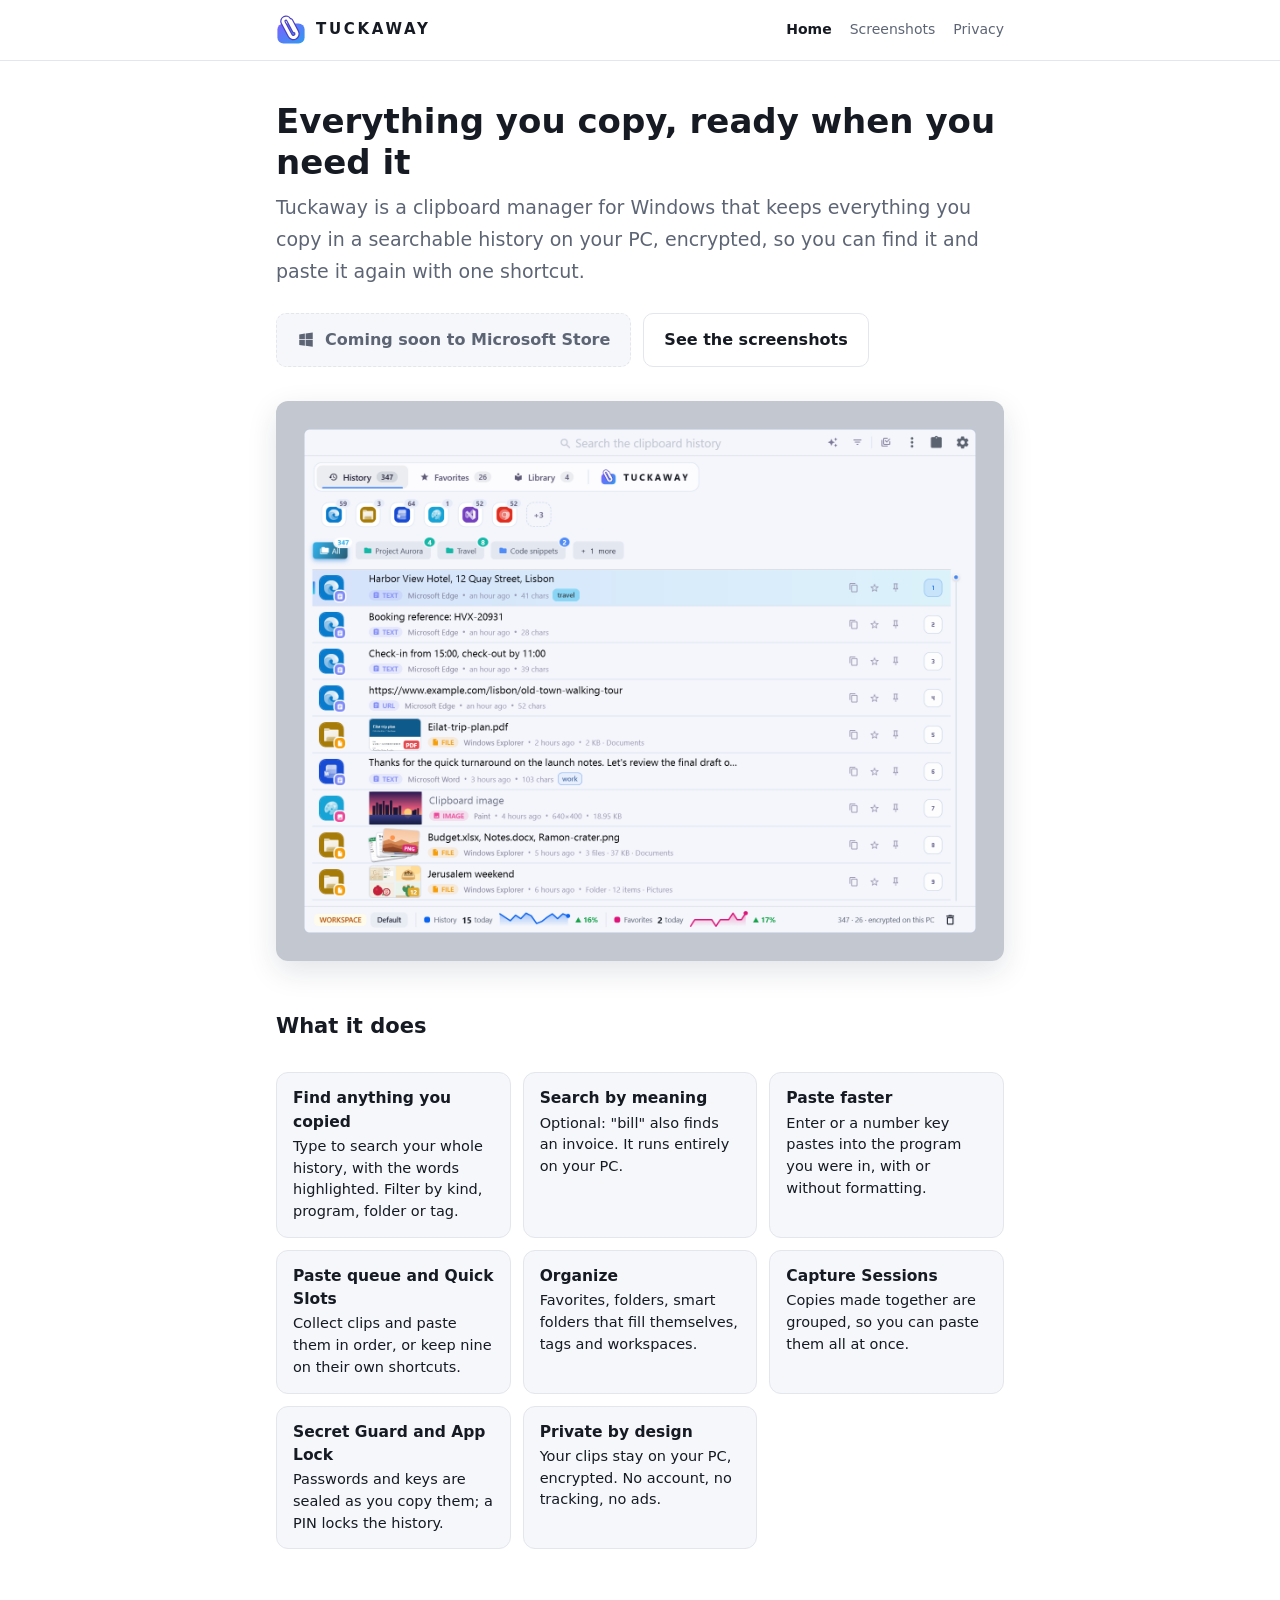
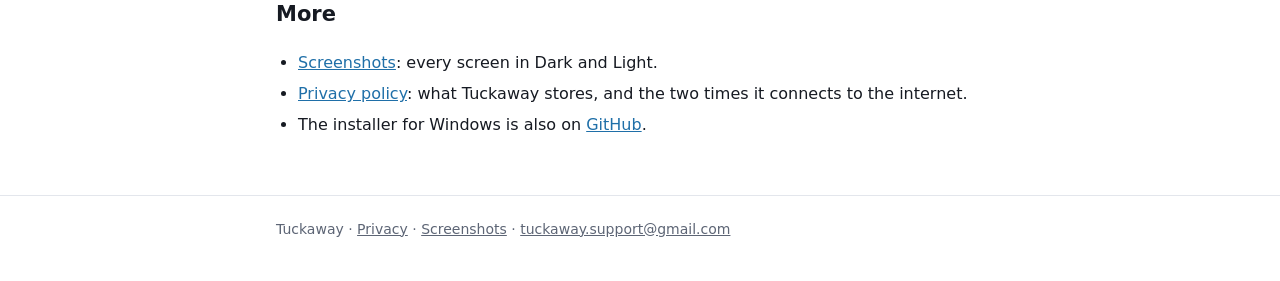
<file: docs/index.html>
<!doctype html>
<html lang="en">
<head>
<meta charset="utf-8">
<meta name="viewport" content="width=device-width, initial-scale=1">
<title>Tuckaway, a clipboard manager for Windows</title>
<meta name="description" content="Tuckaway keeps everything you copy in a searchable history on your PC, encrypted, so you can find it and paste it again with one shortcut.">
<link rel="icon" href="images/icon.svg" type="image/svg+xml">
<link rel="stylesheet" href="style.css">
</head>
<body>
<a class="skip" href="#main">Skip to content</a>
<nav><div class="wrap"><a class="brand" href="./"><img src="images/icon.svg" alt=""><b>TUCKAWAY</b></a>
  <div class="links"><a href="./" aria-current="page">Home</a><a href="screenshots.html">Screenshots</a><a href="privacy.html">Privacy</a></div></div></nav>

<main id="main" class="wrap">
  <h1>Everything you copy, ready when you need it</h1>
  <p class="lead">Tuckaway is a clipboard manager for Windows that keeps everything you copy in a searchable history on your PC, encrypted, so you can find it and paste it again with one shortcut.</p>

  <div class="actions">
    <!-- STORE LINK: until the Microsoft Store address is known this is a disabled label (a span, so it is no link and no
         Tab stop). Then make it <a class="button" href="STORE ADDRESS" id="store"> with the text "Get it from Microsoft Store". -->
    <span class="button disabled" id="store" aria-disabled="true">
      <svg width="18" height="18" viewBox="0 0 24 24" aria-hidden="true"><path fill="currentColor" d="M3 4.5 10.5 3.4V11H3zM11.5 3.3 21 2v9h-9.5zM3 12h7.5v7.6L3 18.5zM11.5 12H21v9l-9.5-1.3z"/></svg>
      Coming soon to Microsoft Store</span>
    <a class="button quiet" href="screenshots.html">See the screenshots</a>
  </div>

  <!-- The hero shows History. Until the full Dark and Light pictures are published (images/screens/full), it is the
       picture with Dark on the left and Light on the right; the script below swaps in the reader's theme when it exists. -->
  <figure class="hero">
    <img class="shot" id="hero" src="images/screens/history.png" width="1664" height="1280"
         data-dark="images/screens/full/history-dark.png" data-light="images/screens/full/history-light.png"
         alt="Tuckaway's History window, listing recent clips with their programs and times">
  </figure>

  <h2>What it does</h2>
  <div class="features">
    <div><b>Find anything you copied</b>Type to search your whole history, with the words highlighted. Filter by kind, program, folder or tag.</div>
    <div><b>Search by meaning</b>Optional: "bill" also finds an invoice. It runs entirely on your PC.</div>
    <div><b>Paste faster</b>Enter or a number key pastes into the program you were in, with or without formatting.</div>
    <div><b>Paste queue and Quick Slots</b>Collect clips and paste them in order, or keep nine on their own shortcuts.</div>
    <div><b>Organize</b>Favorites, folders, smart folders that fill themselves, tags and workspaces.</div>
    <div><b>Capture Sessions</b>Copies made together are grouped, so you can paste them all at once.</div>
    <div><b>Secret Guard and App Lock</b>Passwords and keys are sealed as you copy them; a PIN locks the history.</div>
    <div><b>Private by design</b>Your clips stay on your PC, encrypted. No account, no tracking, no ads.</div>
  </div>

  <h2>More</h2>
  <ul>
    <li><a href="screenshots.html">Screenshots</a>: every screen in Dark and Light.</li>
    <li><a href="privacy.html">Privacy policy</a>: what Tuckaway stores, and the two times it connects to the internet.</li>
    <li>The installer for Windows is also on <a href="https://github.com/raviv-steinberg/Tuckaway-Releases/releases/latest">GitHub</a>.</li>
  </ul>
</main>

<footer><div class="wrap">Tuckaway · <a href="privacy.html">Privacy</a> · <a href="screenshots.html">Screenshots</a> · <a href="mailto:tuckaway.support@gmail.com">tuckaway.support@gmail.com</a></div></footer>

<script>
  // Shows the hero in the reader's theme once its full picture exists, and follows a theme change while the page is open.
  // Until then (or when a picture fails to load) the combined Dark and Light picture stays.
  (function () {
    var hero = document.getElementById('hero');
    var scheme = window.matchMedia('(prefers-color-scheme: dark)');
    function show() {
      var wanted = scheme.matches ? hero.dataset.dark : hero.dataset.light;
      var probe = new Image();
      probe.onload = function () { hero.src = wanted; };
      probe.src = wanted;
    }
    show();
    if (scheme.addEventListener) scheme.addEventListener('change', show);
  })();
</script>
</body>
</html>
</file>
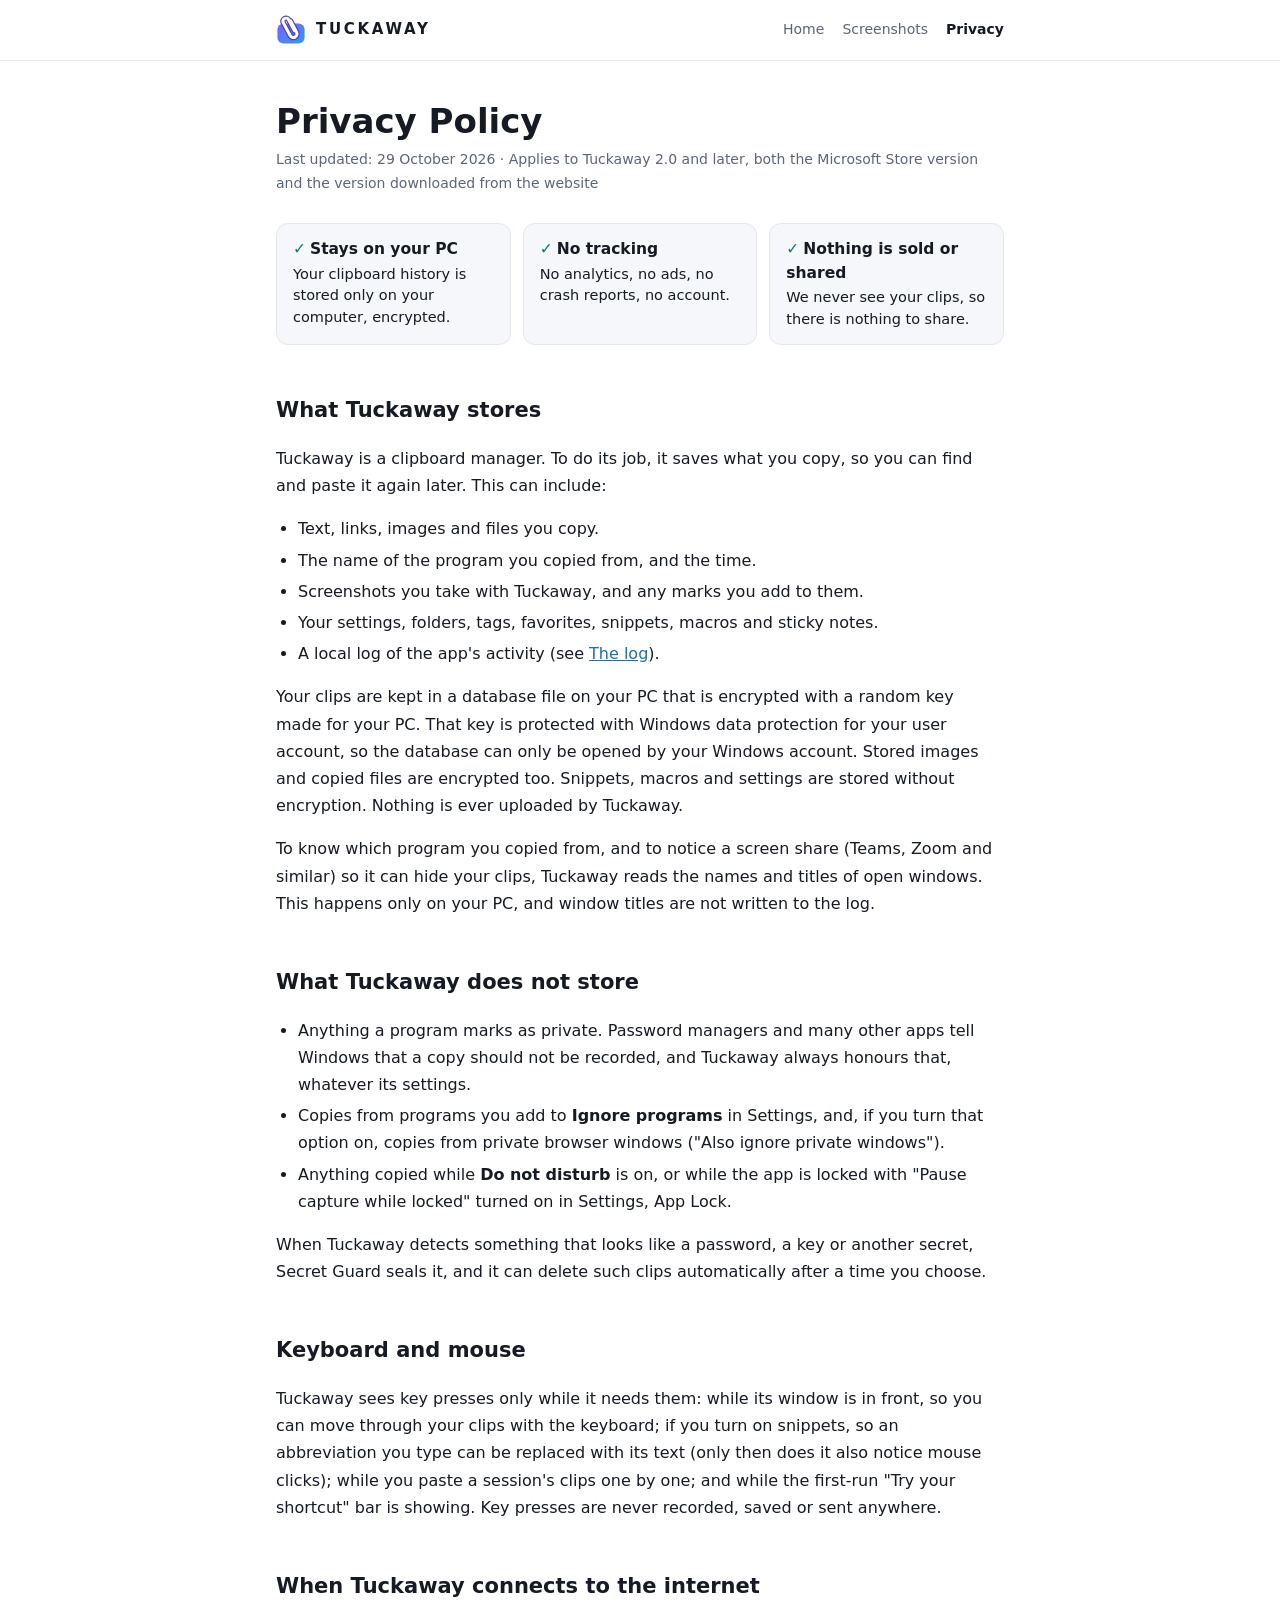
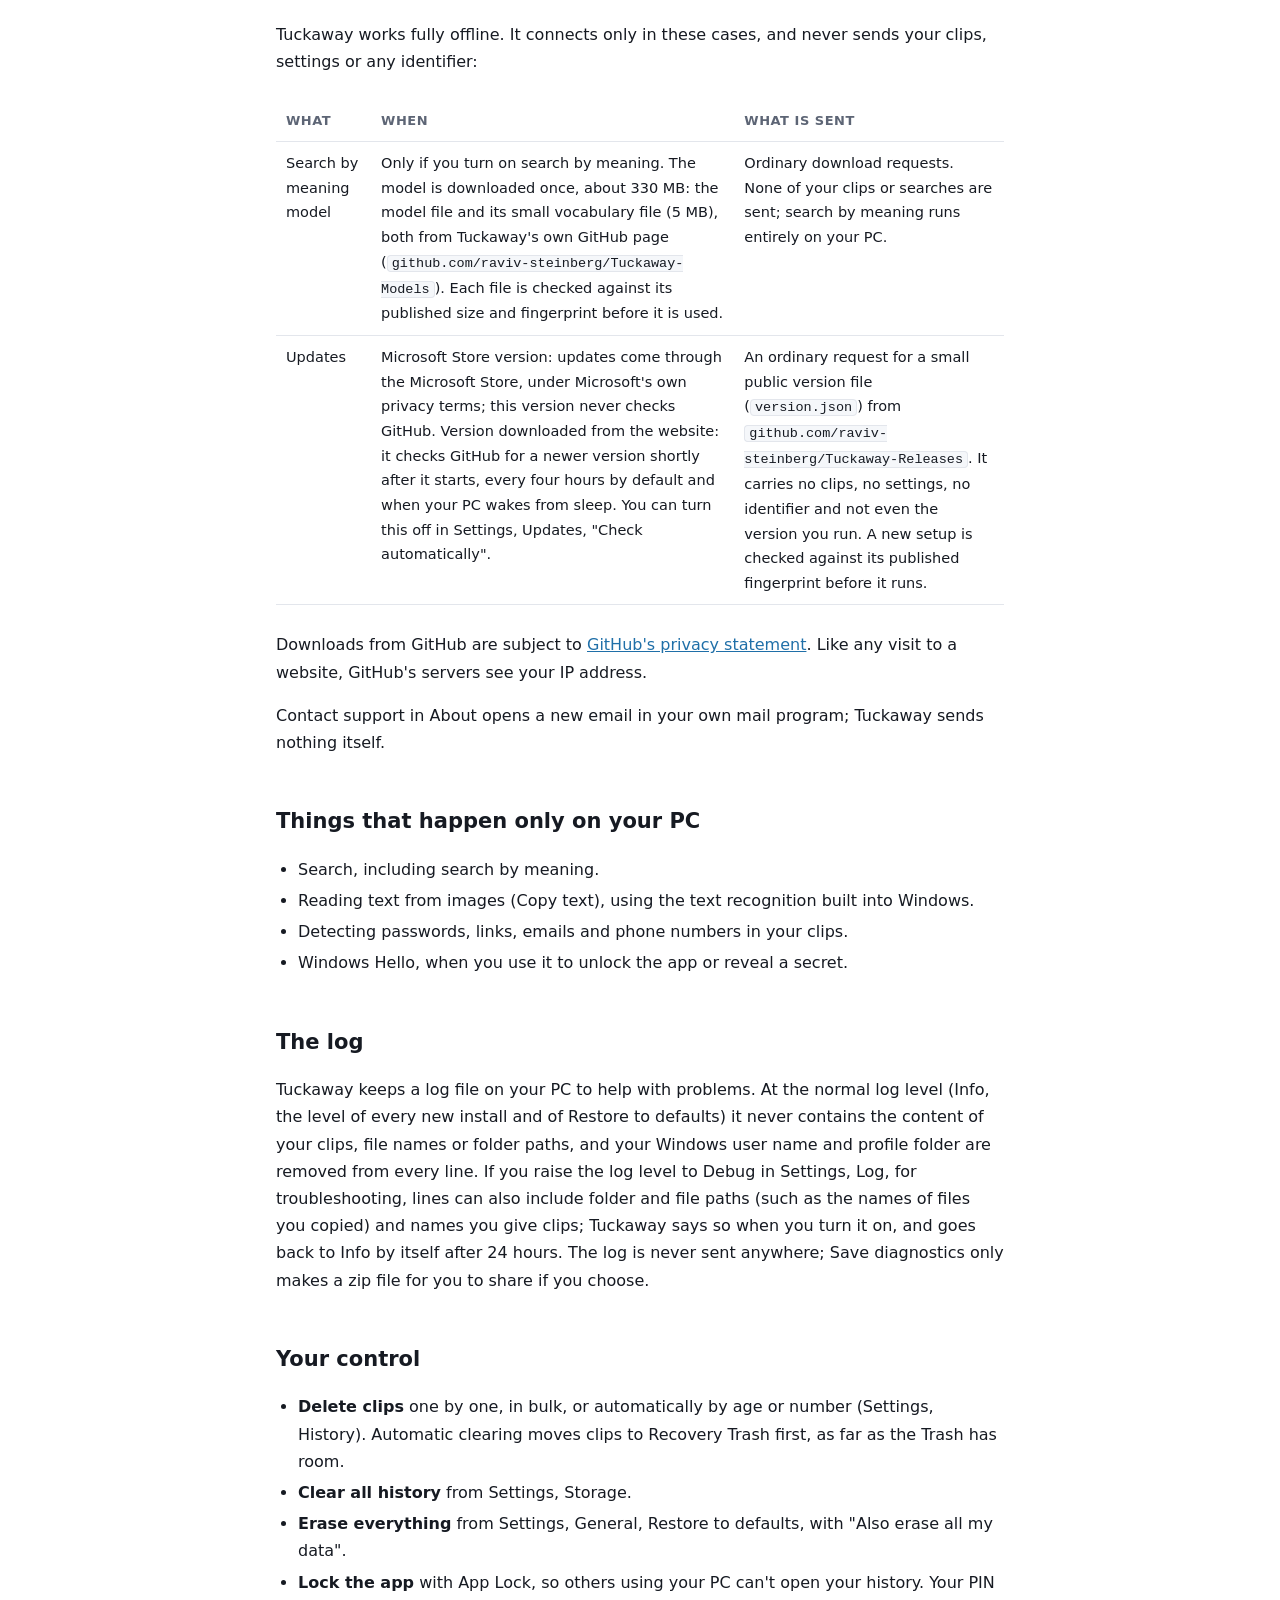
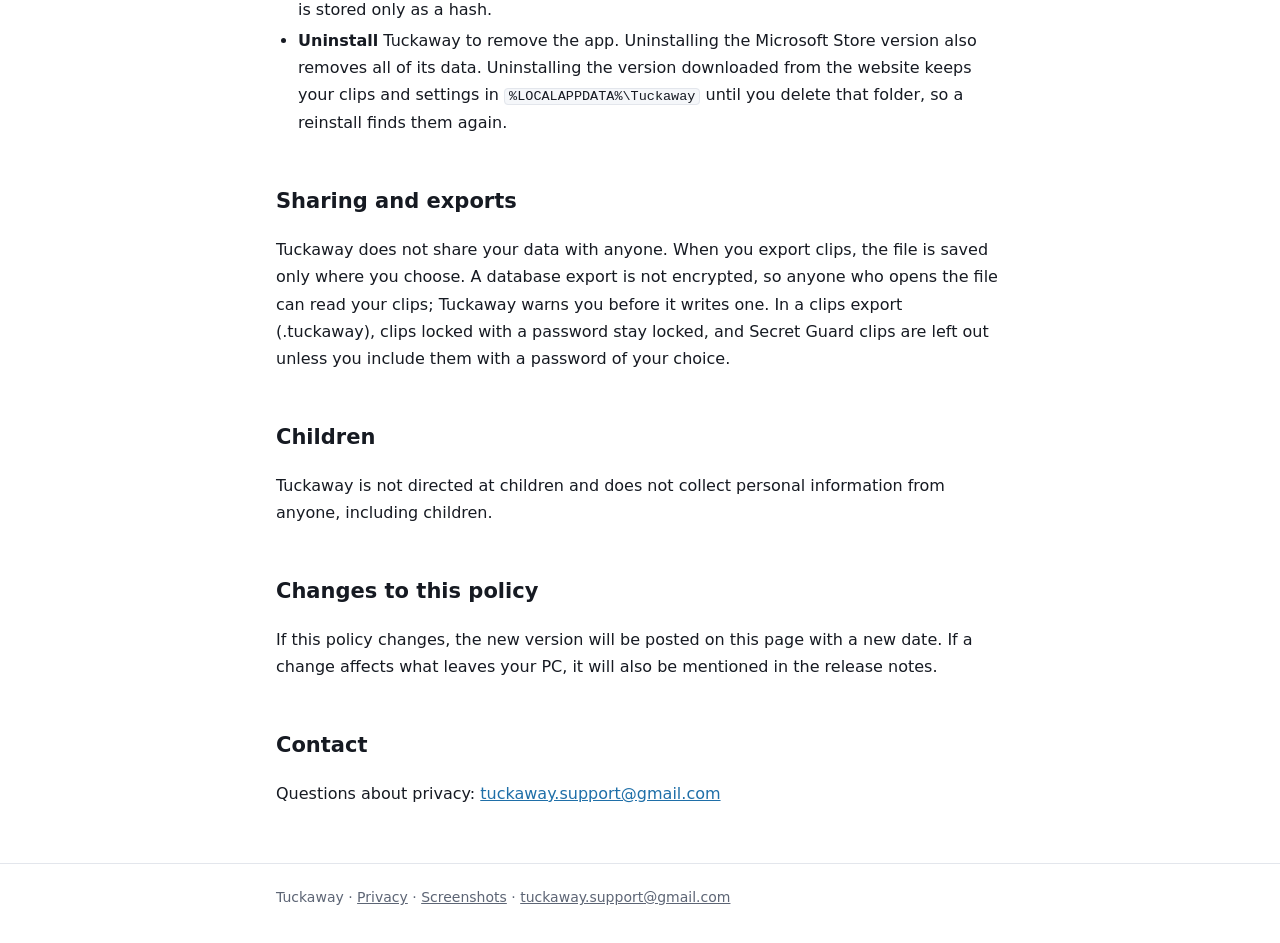
<file: docs/privacy.html>
<!doctype html>
<html lang="en">
<head>
<meta charset="utf-8">
<meta name="viewport" content="width=device-width, initial-scale=1">
<title>Tuckaway Privacy Policy</title>
<meta name="description" content="How Tuckaway handles your data: everything stays on your PC.">
<!-- The privacy policy of Tuckaway 2.0. It says the same as docs/privacy-policy.md in the app's repository (shipped with the
     app as PRIVACY-POLICY.txt); change both together, with the same date. -->
<link rel="icon" href="images/icon.svg" type="image/svg+xml">
<link rel="stylesheet" href="style.css">
</head>
<body>
<a class="skip" href="#main">Skip to content</a>
<nav><div class="wrap"><a class="brand" href="./"><img src="images/icon.svg" alt=""><b>TUCKAWAY</b></a>
  <div class="links"><a href="./">Home</a><a href="screenshots.html">Screenshots</a><a href="privacy.html" aria-current="page">Privacy</a></div></div></nav>

<main id="main" class="wrap">
  <h1>Privacy Policy</h1>
  <div class="date">Last updated: 29 October 2026 · Applies to Tuckaway 2.0 and later, both the Microsoft Store version and the version downloaded from the website</div>

  <div class="summary">
    <div><b><span class="ok">✓</span>Stays on your PC</b>Your clipboard history is stored only on your computer, encrypted.</div>
    <div><b><span class="ok">✓</span>No tracking</b>No analytics, no ads, no crash reports, no account.</div>
    <div><b><span class="ok">✓</span>Nothing is sold or shared</b>We never see your clips, so there is nothing to share.</div>
  </div>

  <h2>What Tuckaway stores</h2>
  <p>Tuckaway is a clipboard manager. To do its job, it saves what you copy, so you can find and paste it again later. This can include:</p>
  <ul>
    <li>Text, links, images and files you copy.</li>
    <li>The name of the program you copied from, and the time.</li>
    <li>Screenshots you take with Tuckaway, and any marks you add to them.</li>
    <li>Your settings, folders, tags, favorites, snippets, macros and sticky notes.</li>
    <li>A local log of the app's activity (see <a href="#log">The log</a>).</li>
  </ul>
  <p>Your clips are kept in a database file on your PC that is encrypted with a random key made for your PC. That key is protected with Windows data protection for your user account, so the database can only be opened by your Windows account. Stored images and copied files are encrypted too. Snippets, macros and settings are stored without encryption. Nothing is ever uploaded by Tuckaway.</p>
  <p>To know which program you copied from, and to notice a screen share (Teams, Zoom and similar) so it can hide your clips, Tuckaway reads the names and titles of open windows. This happens only on your PC, and window titles are not written to the log.</p>

  <h2>What Tuckaway does not store</h2>
  <ul>
    <li>Anything a program marks as private. Password managers and many other apps tell Windows that a copy should not be recorded, and Tuckaway always honours that, whatever its settings.</li>
    <li>Copies from programs you add to <b>Ignore programs</b> in Settings, and, if you turn that option on, copies from private browser windows ("Also ignore private windows").</li>
    <li>Anything copied while <b>Do not disturb</b> is on, or while the app is locked with "Pause capture while locked" turned on in Settings, App Lock.</li>
  </ul>
  <p>When Tuckaway detects something that looks like a password, a key or another secret, Secret Guard seals it, and it can delete such clips automatically after a time you choose.</p>

  <h2>Keyboard and mouse</h2>
  <p>Tuckaway sees key presses only while it needs them: while its window is in front, so you can move through your clips with the keyboard; if you turn on snippets, so an abbreviation you type can be replaced with its text (only then does it also notice mouse clicks); while you paste a session's clips one by one; and while the first-run "Try your shortcut" bar is showing. Key presses are never recorded, saved or sent anywhere.</p>

  <h2>When Tuckaway connects to the internet</h2>
  <p>Tuckaway works fully offline. It connects only in these cases, and never sends your clips, settings or any identifier:</p>
  <div class="table">
  <table>
    <tr><th>What</th><th>When</th><th>What is sent</th></tr>
    <tr><td>Search by meaning model</td><td>Only if you turn on search by meaning. The model is downloaded once, about 330 MB: the model file and its small vocabulary file (5 MB), both from Tuckaway's own GitHub page (<code>github.com/raviv-steinberg/Tuckaway-Models</code>). Each file is checked against its published size and fingerprint before it is used.</td><td>Ordinary download requests. None of your clips or searches are sent; search by meaning runs entirely on your PC.</td></tr>
    <tr><td>Updates</td><td>Microsoft Store version: updates come through the Microsoft Store, under Microsoft's own privacy terms; this version never checks GitHub. Version downloaded from the website: it checks GitHub for a newer version shortly after it starts, every four hours by default and when your PC wakes from sleep. You can turn this off in Settings, Updates, "Check automatically".</td><td>An ordinary request for a small public version file (<code>version.json</code>) from <code>github.com/raviv-steinberg/Tuckaway-Releases</code>. It carries no clips, no settings, no identifier and not even the version you run. A new setup is checked against its published fingerprint before it runs.</td></tr>
  </table>
  </div>
  <p>Downloads from GitHub are subject to <a href="https://docs.github.com/en/site-policy/privacy-policies/github-general-privacy-statement">GitHub's privacy statement</a>. Like any visit to a website, GitHub's servers see your IP address.</p>
  <p>Contact support in About opens a new email in your own mail program; Tuckaway sends nothing itself.</p>

  <h2>Things that happen only on your PC</h2>
  <ul>
    <li>Search, including search by meaning.</li>
    <li>Reading text from images (Copy text), using the text recognition built into Windows.</li>
    <li>Detecting passwords, links, emails and phone numbers in your clips.</li>
    <li>Windows Hello, when you use it to unlock the app or reveal a secret.</li>
  </ul>

  <h2 id="log">The log</h2>
  <p>Tuckaway keeps a log file on your PC to help with problems. At the normal log level (Info, the level of every new install and of Restore to defaults) it never contains the content of your clips, file names or folder paths, and your Windows user name and profile folder are removed from every line. If you raise the log level to Debug in Settings, Log, for troubleshooting, lines can also include folder and file paths (such as the names of files you copied) and names you give clips; Tuckaway says so when you turn it on, and goes back to Info by itself after 24 hours. The log is never sent anywhere; Save diagnostics only makes a zip file for you to share if you choose.</p>

  <h2>Your control</h2>
  <ul>
    <li><b>Delete clips</b> one by one, in bulk, or automatically by age or number (Settings, History). Automatic clearing moves clips to Recovery Trash first, as far as the Trash has room.</li>
    <li><b>Clear all history</b> from Settings, Storage.</li>
    <li><b>Erase everything</b> from Settings, General, Restore to defaults, with "Also erase all my data".</li>
    <li><b>Lock the app</b> with App Lock, so others using your PC can't open your history. Your PIN is stored only as a hash.</li>
    <li><b>Uninstall</b> Tuckaway to remove the app. Uninstalling the Microsoft Store version also removes all of its data. Uninstalling the version downloaded from the website keeps your clips and settings in <code>%LOCALAPPDATA%\Tuckaway</code> until you delete that folder, so a reinstall finds them again.</li>
  </ul>

  <h2>Sharing and exports</h2>
  <p>Tuckaway does not share your data with anyone. When you export clips, the file is saved only where you choose. A database export is not encrypted, so anyone who opens the file can read your clips; Tuckaway warns you before it writes one. In a clips export (.tuckaway), clips locked with a password stay locked, and Secret Guard clips are left out unless you include them with a password of your choice.</p>

  <h2>Children</h2>
  <p>Tuckaway is not directed at children and does not collect personal information from anyone, including children.</p>

  <h2>Changes to this policy</h2>
  <p>If this policy changes, the new version will be posted on this page with a new date. If a change affects what leaves your PC, it will also be mentioned in the release notes.</p>

  <h2>Contact</h2>
  <p>Questions about privacy: <a href="mailto:tuckaway.support@gmail.com">tuckaway.support@gmail.com</a></p>
</main>

<footer><div class="wrap">Tuckaway · <a href="privacy.html">Privacy</a> · <a href="screenshots.html">Screenshots</a> · <a href="mailto:tuckaway.support@gmail.com">tuckaway.support@gmail.com</a></div></footer>
</body>
</html>
</file>
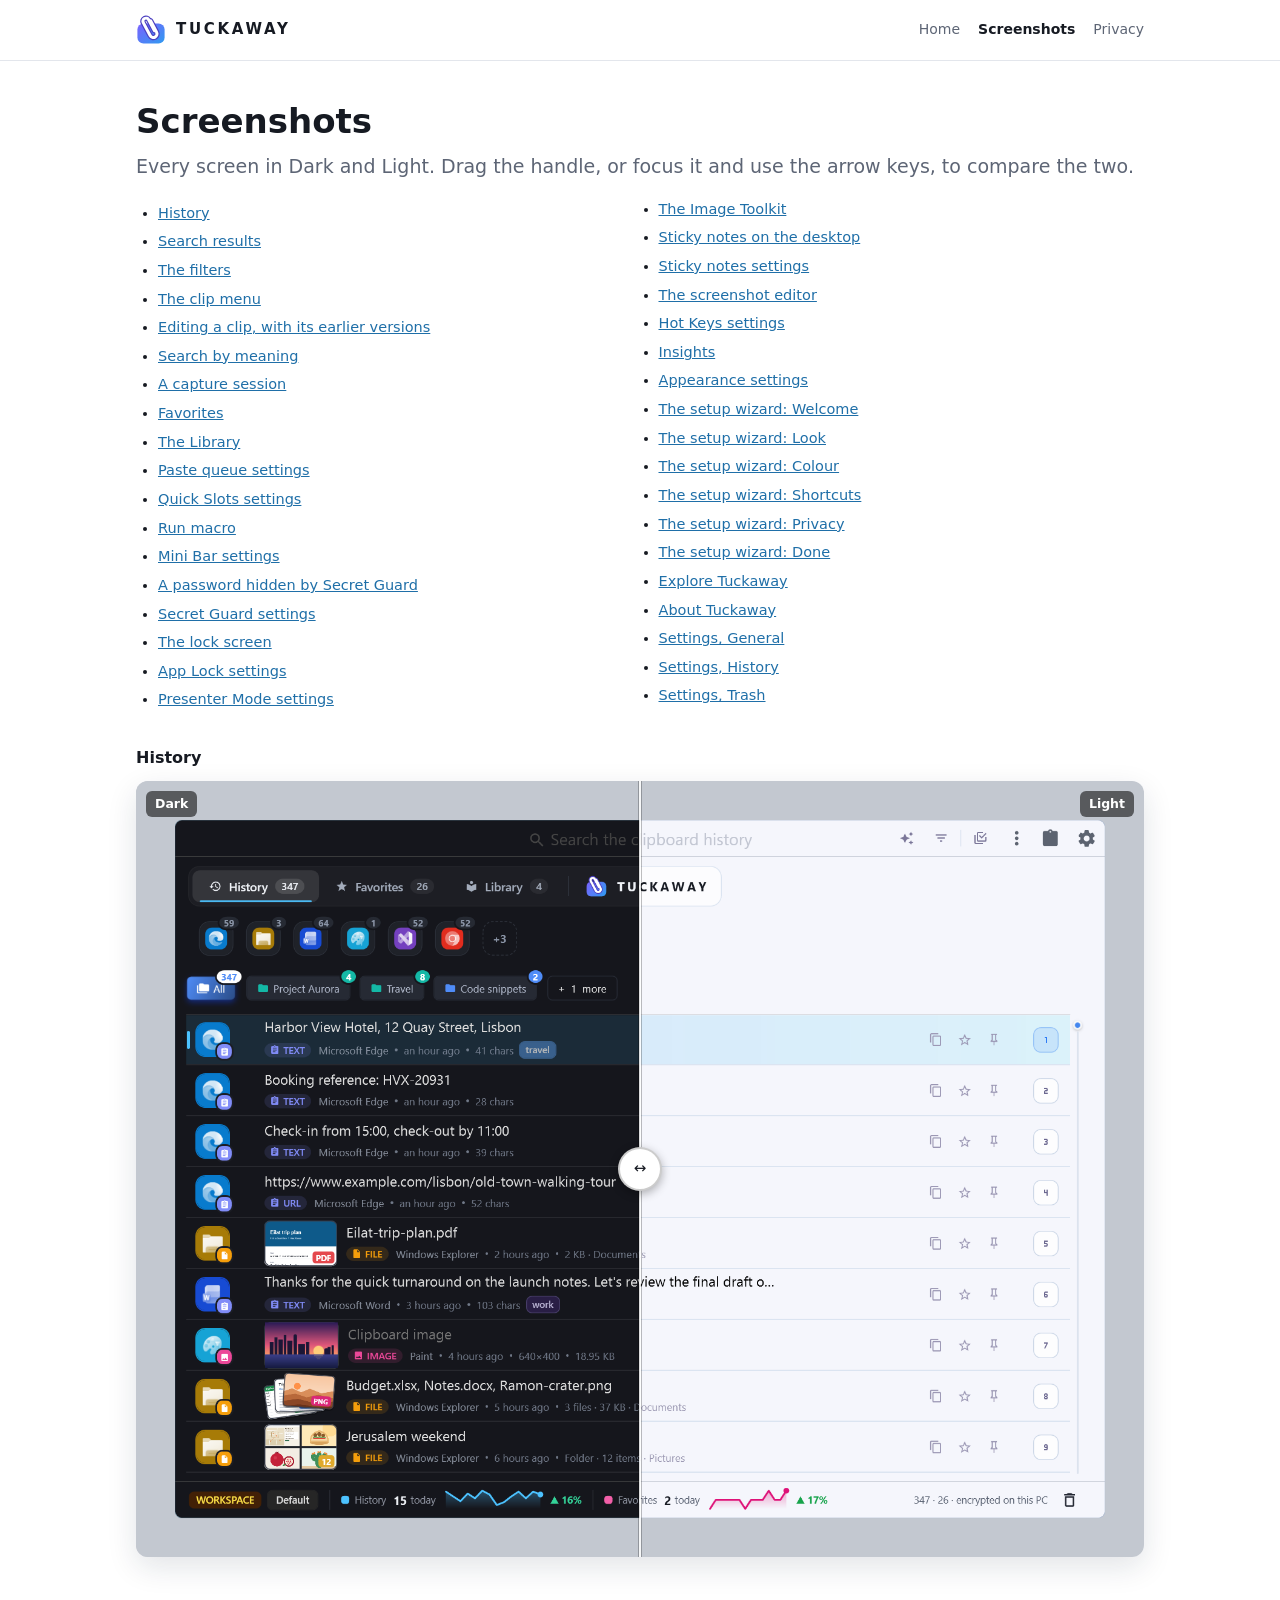
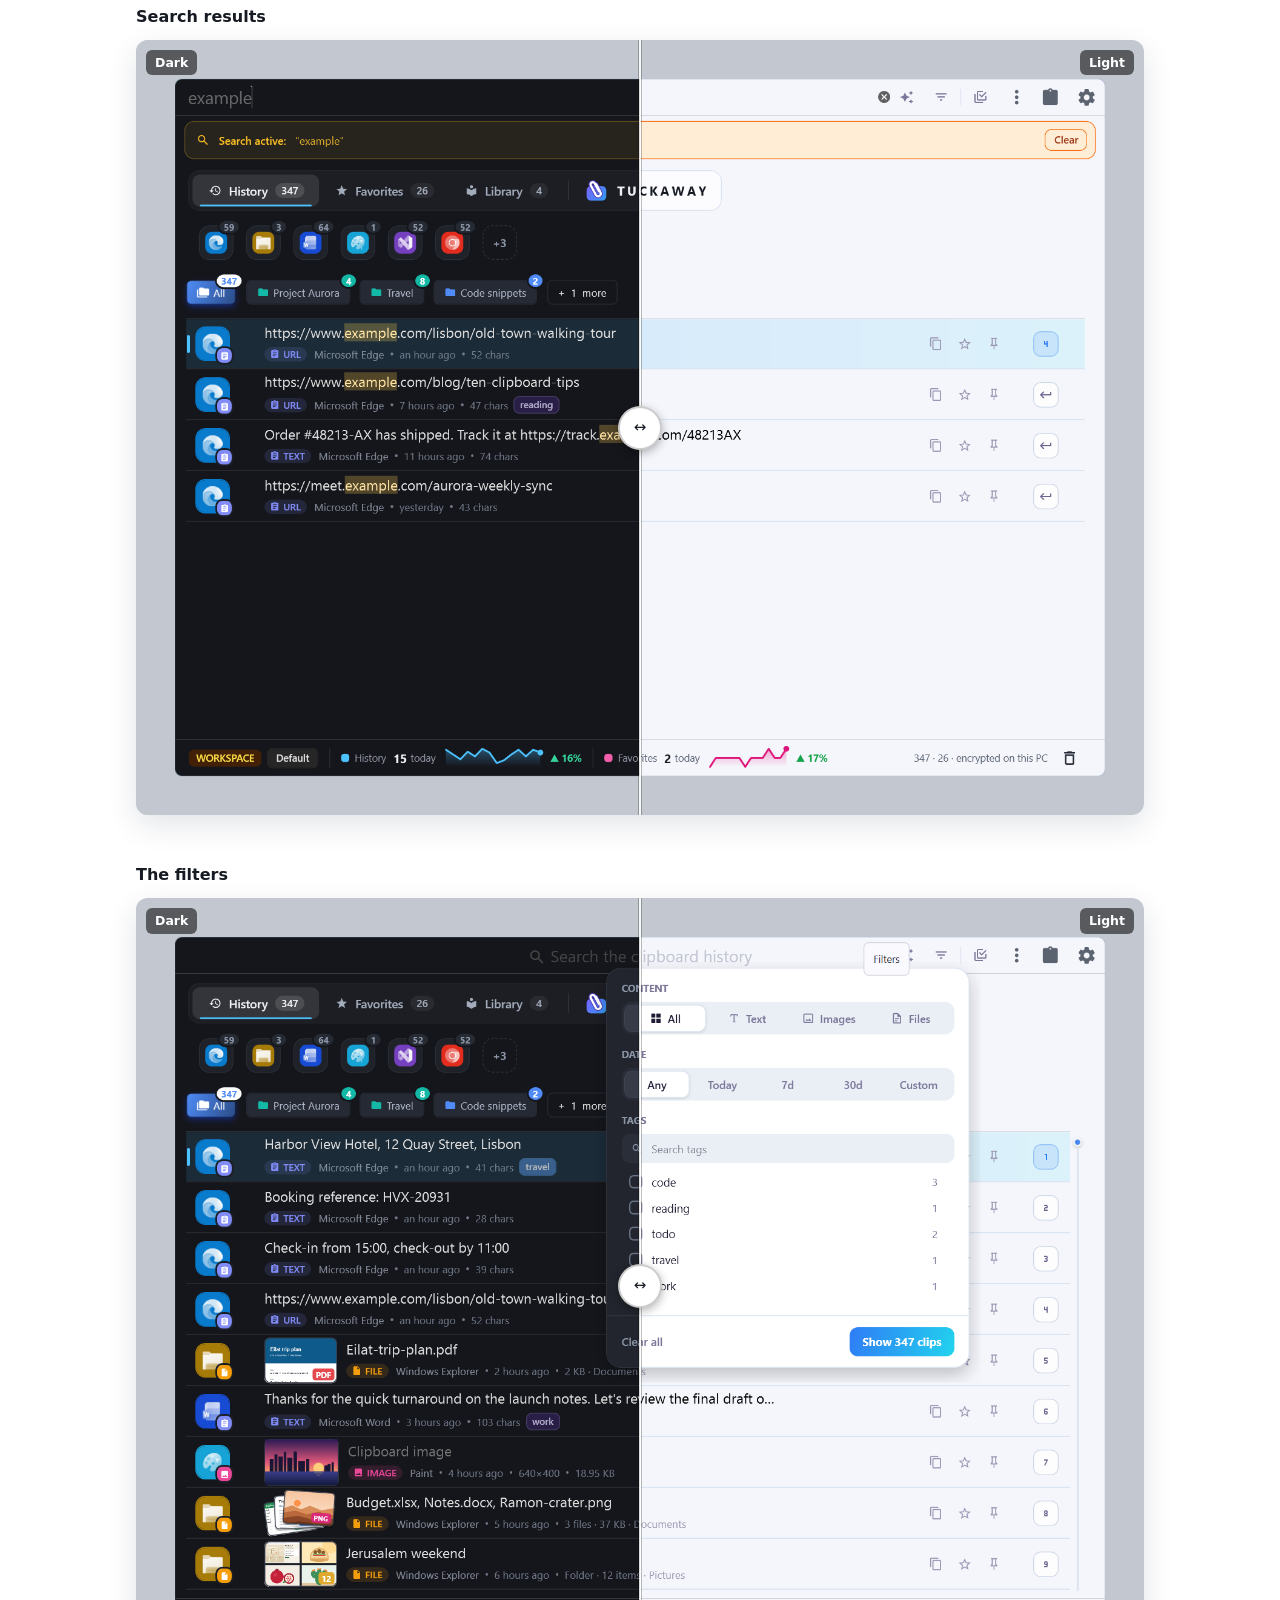
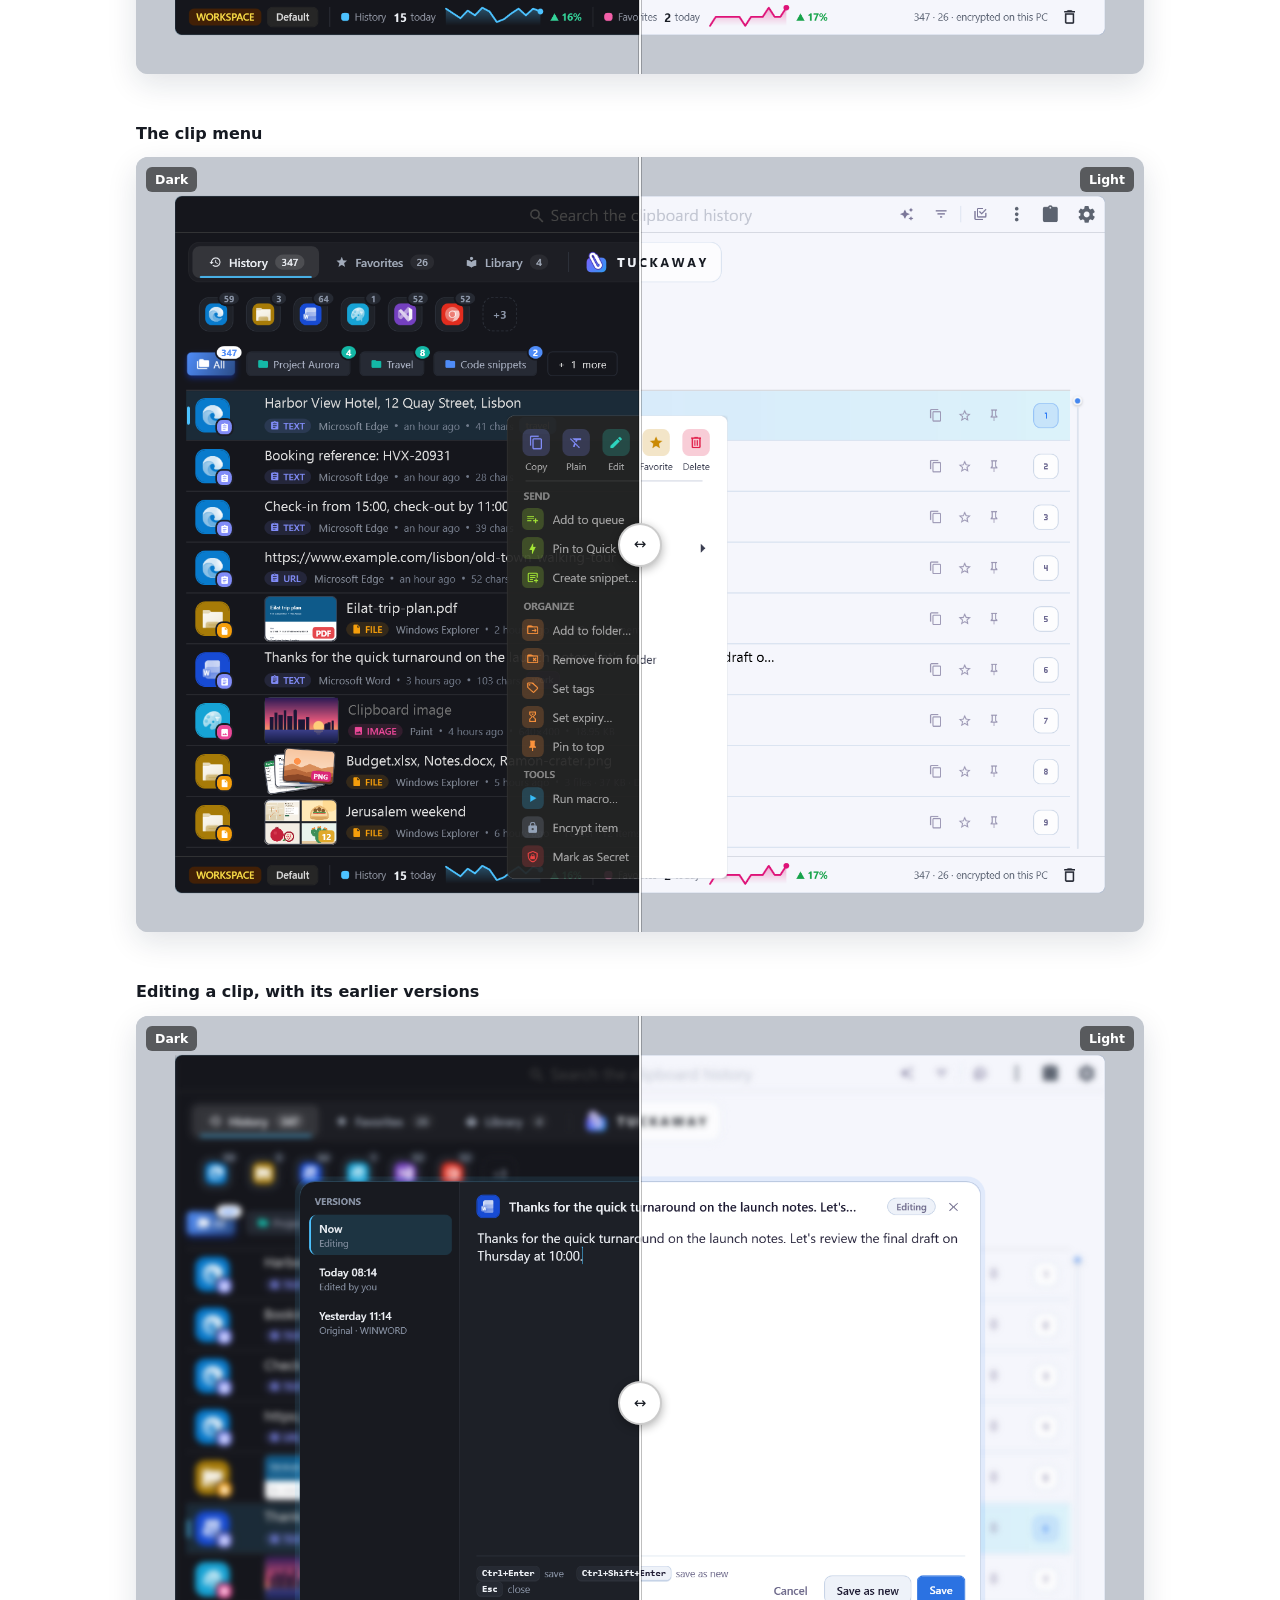
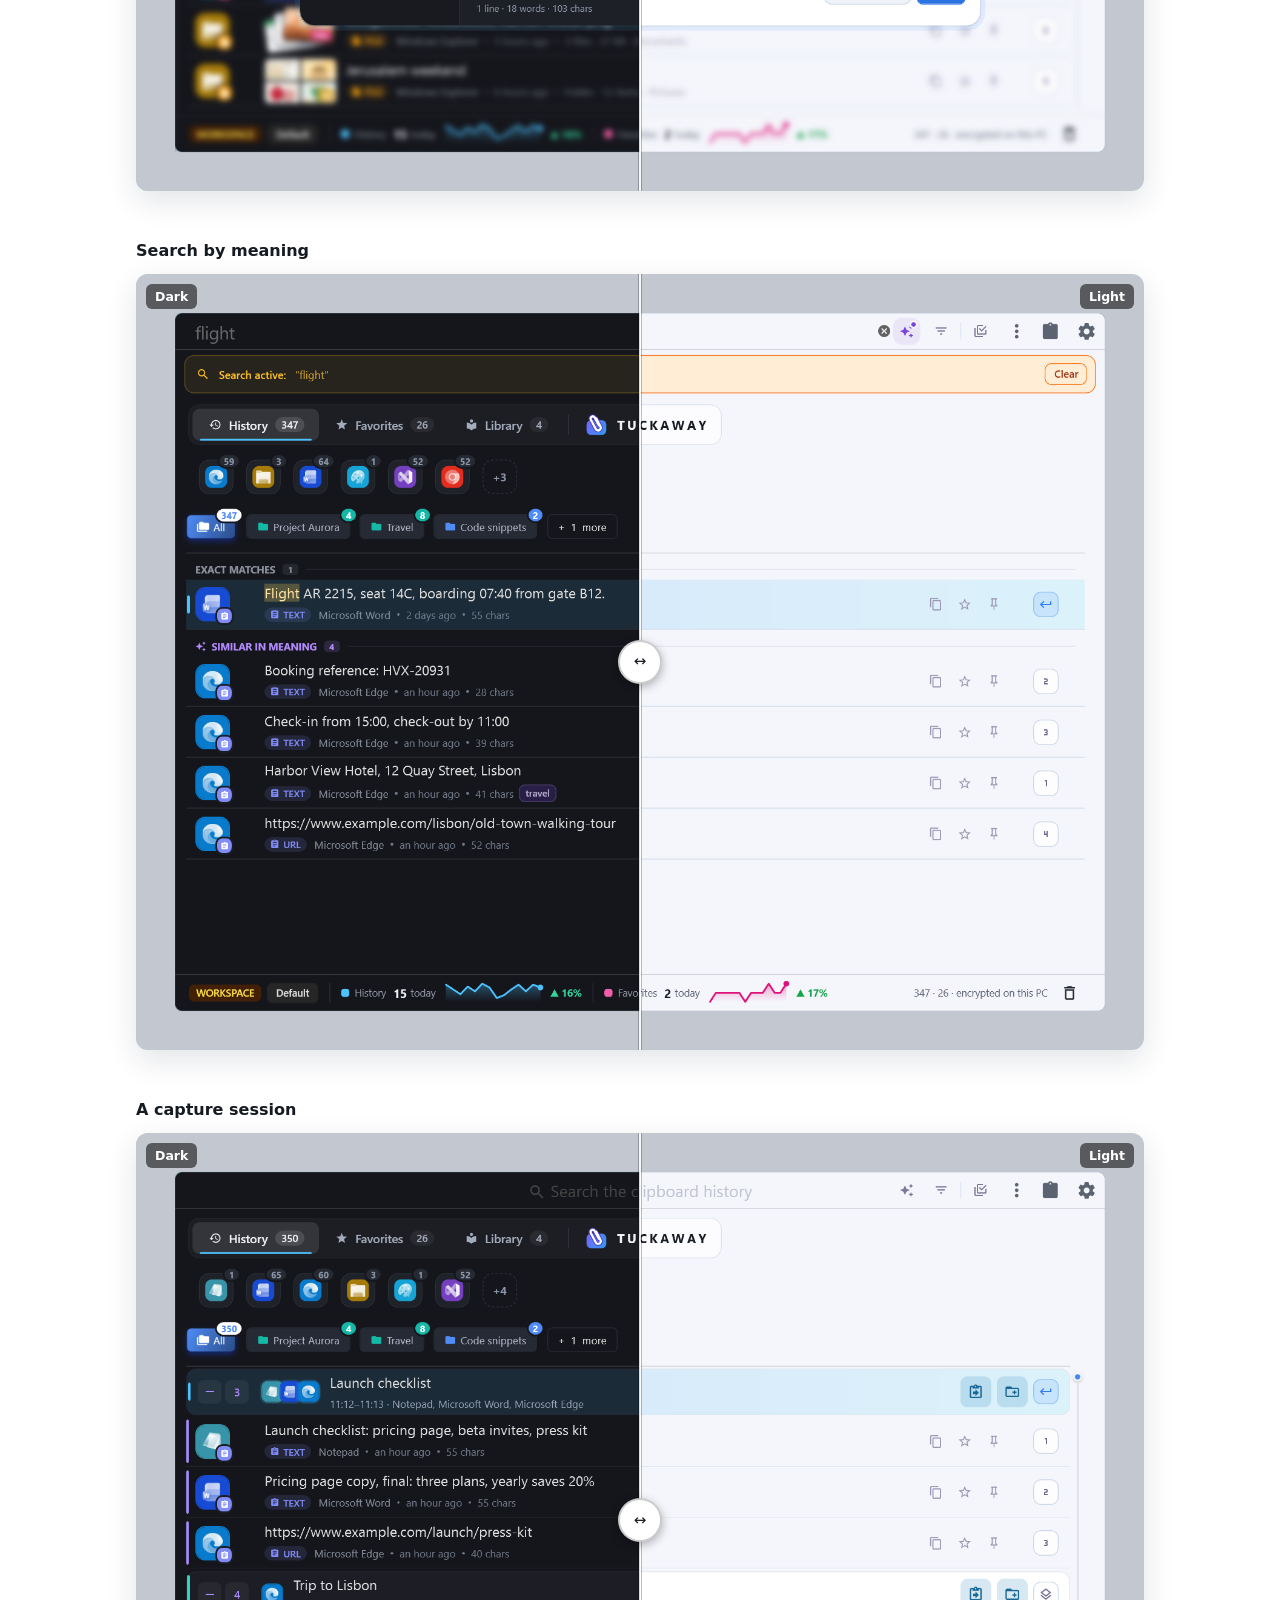
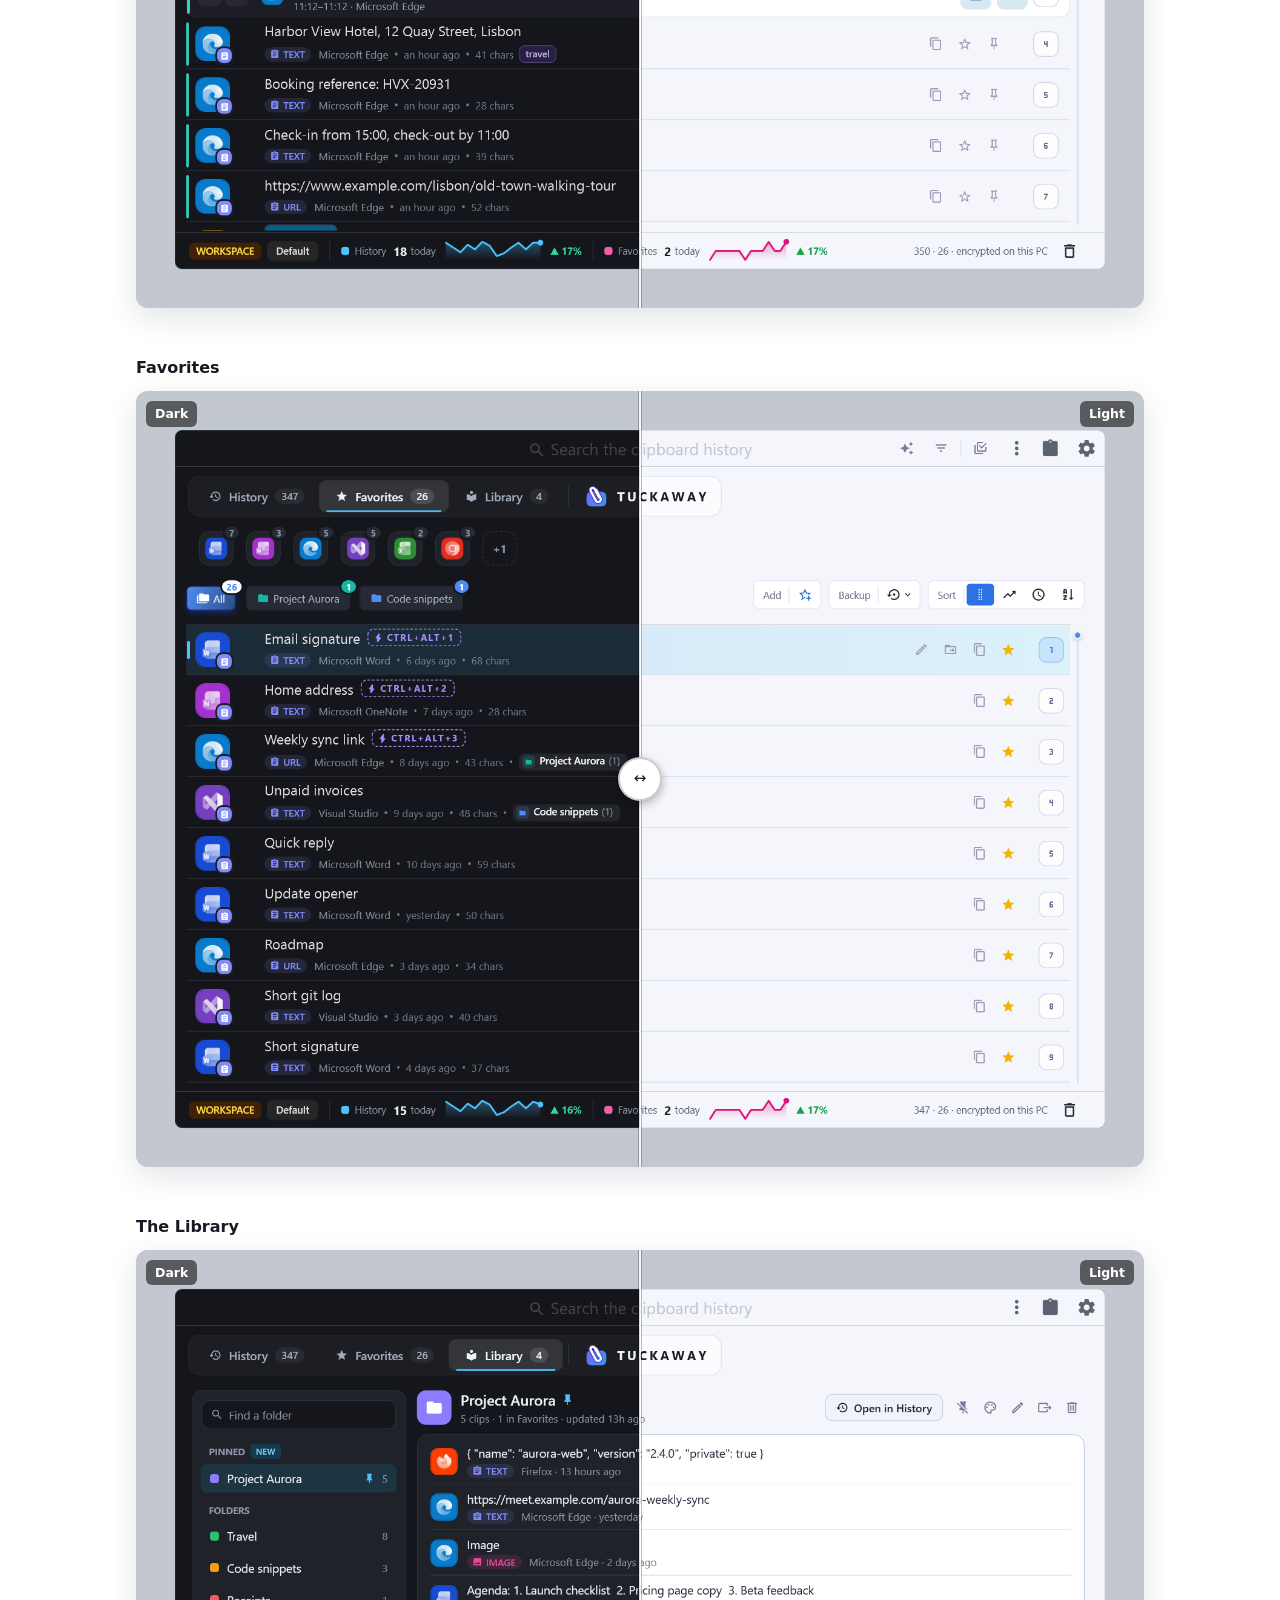
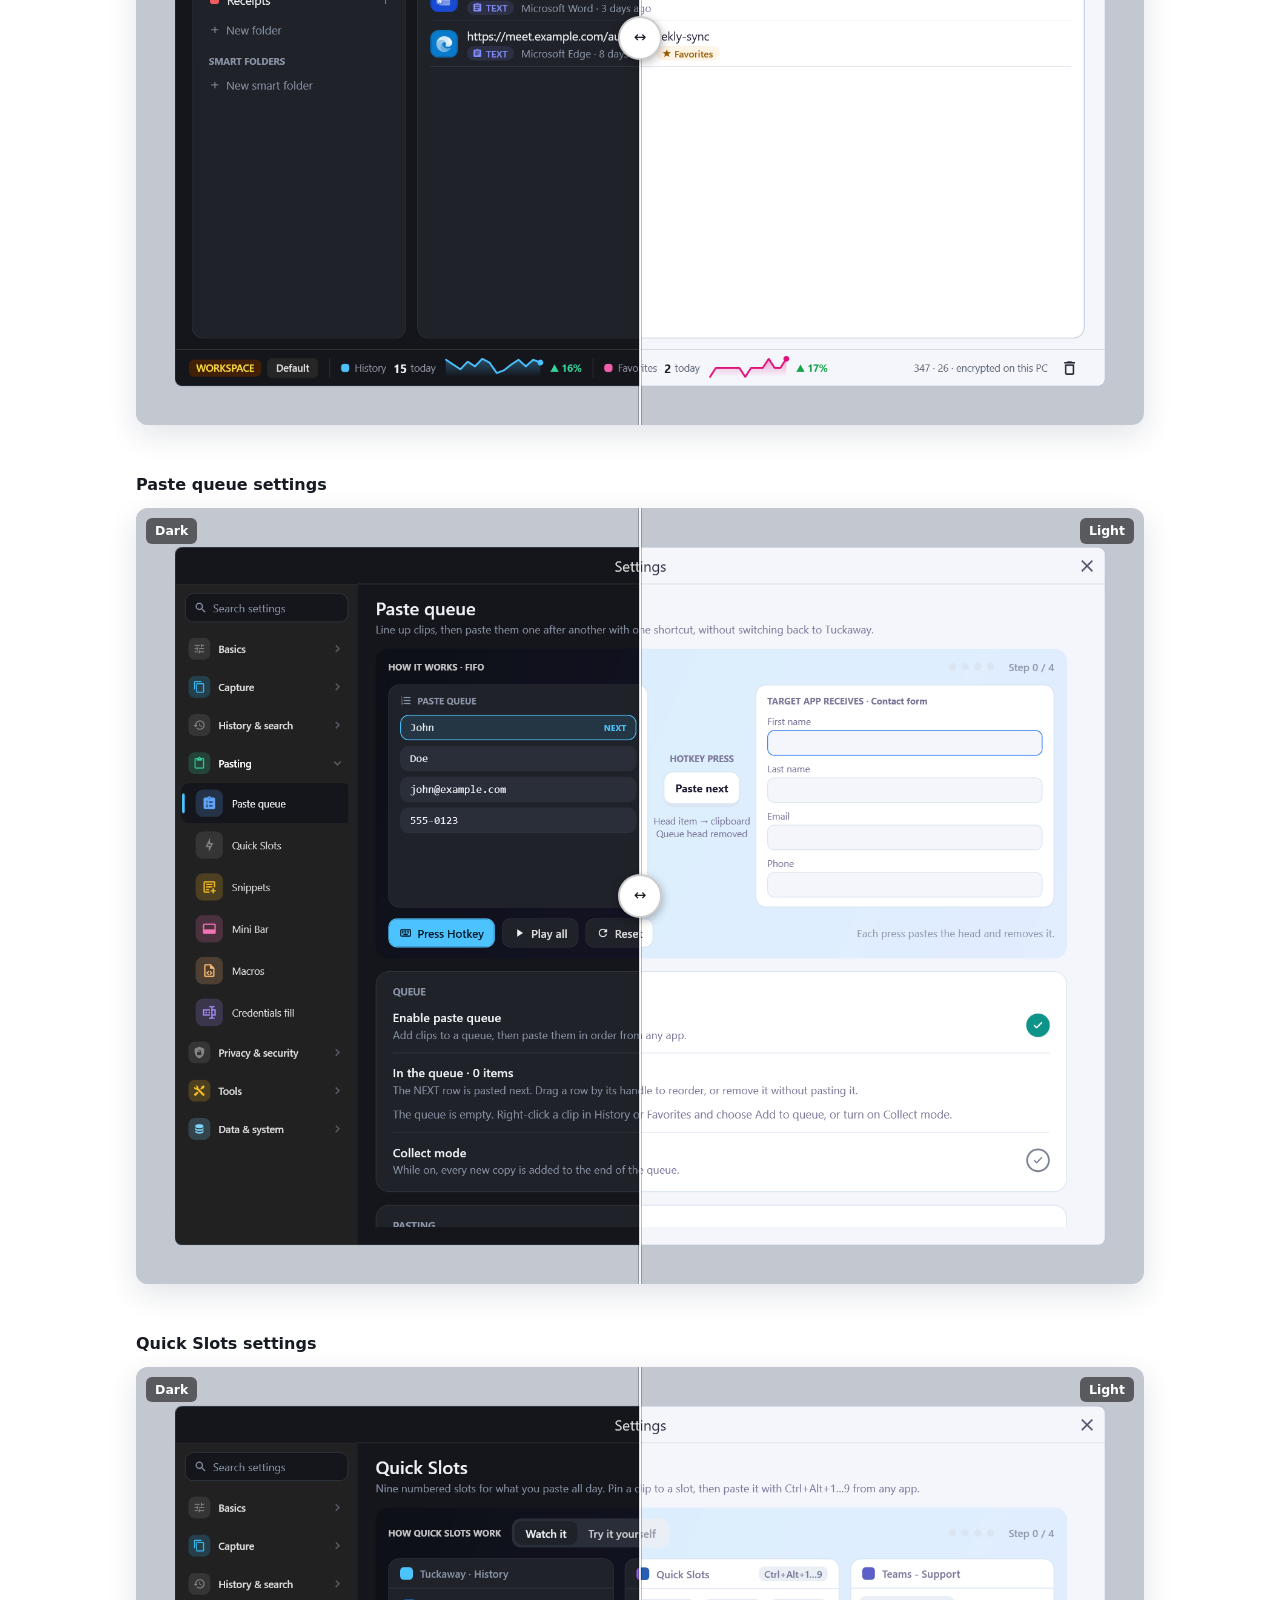
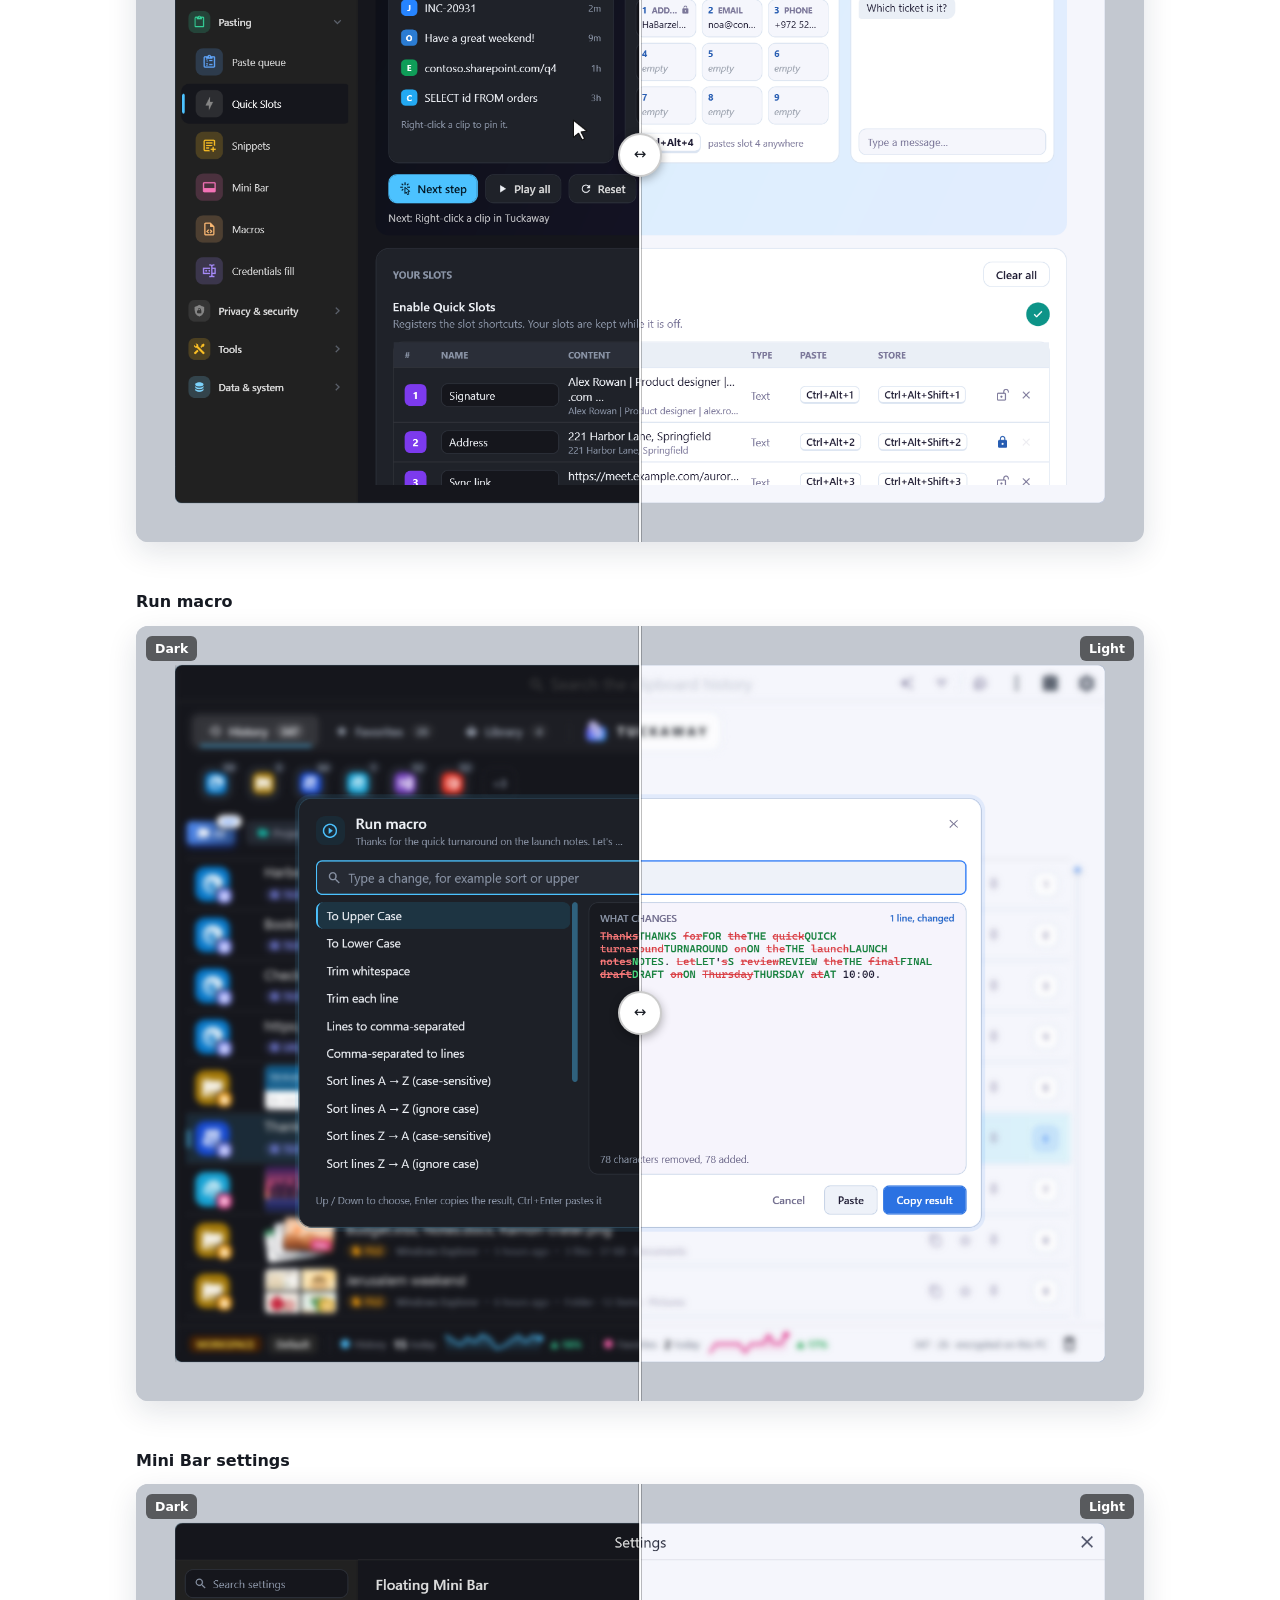
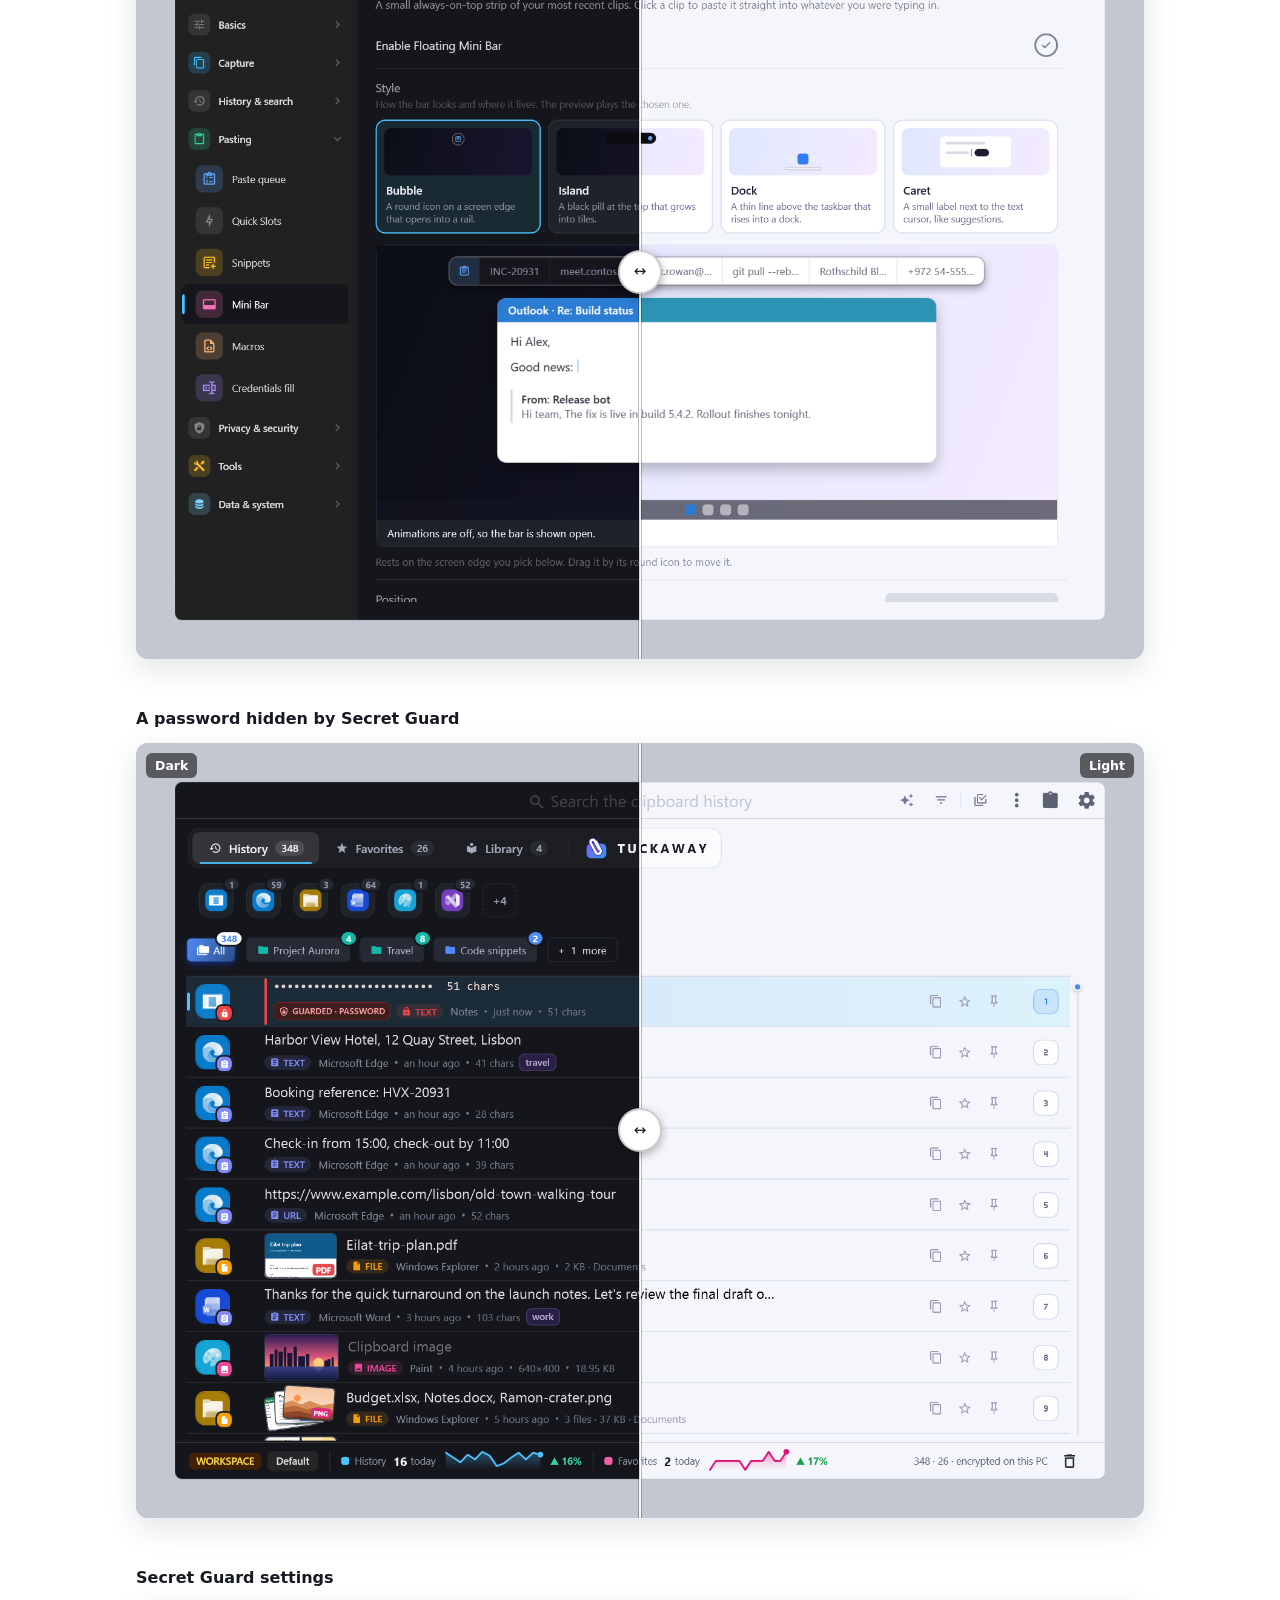
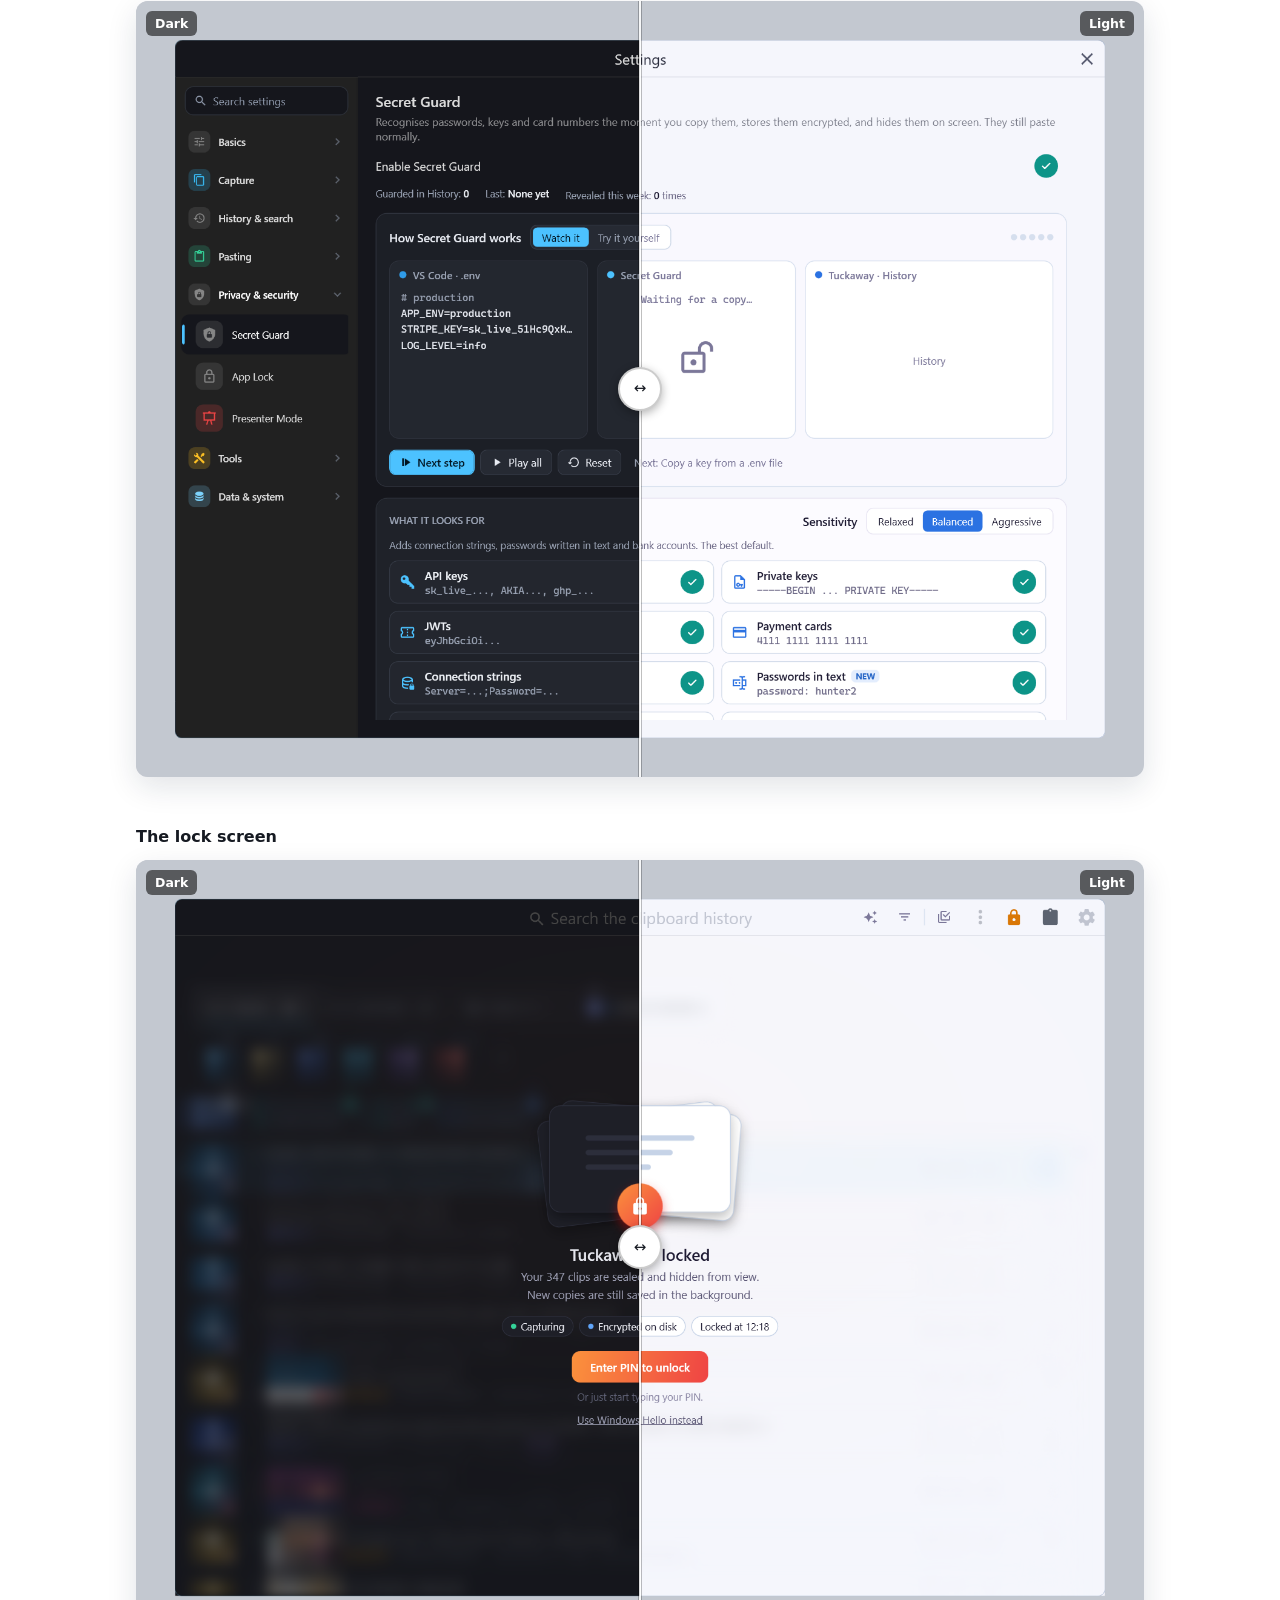
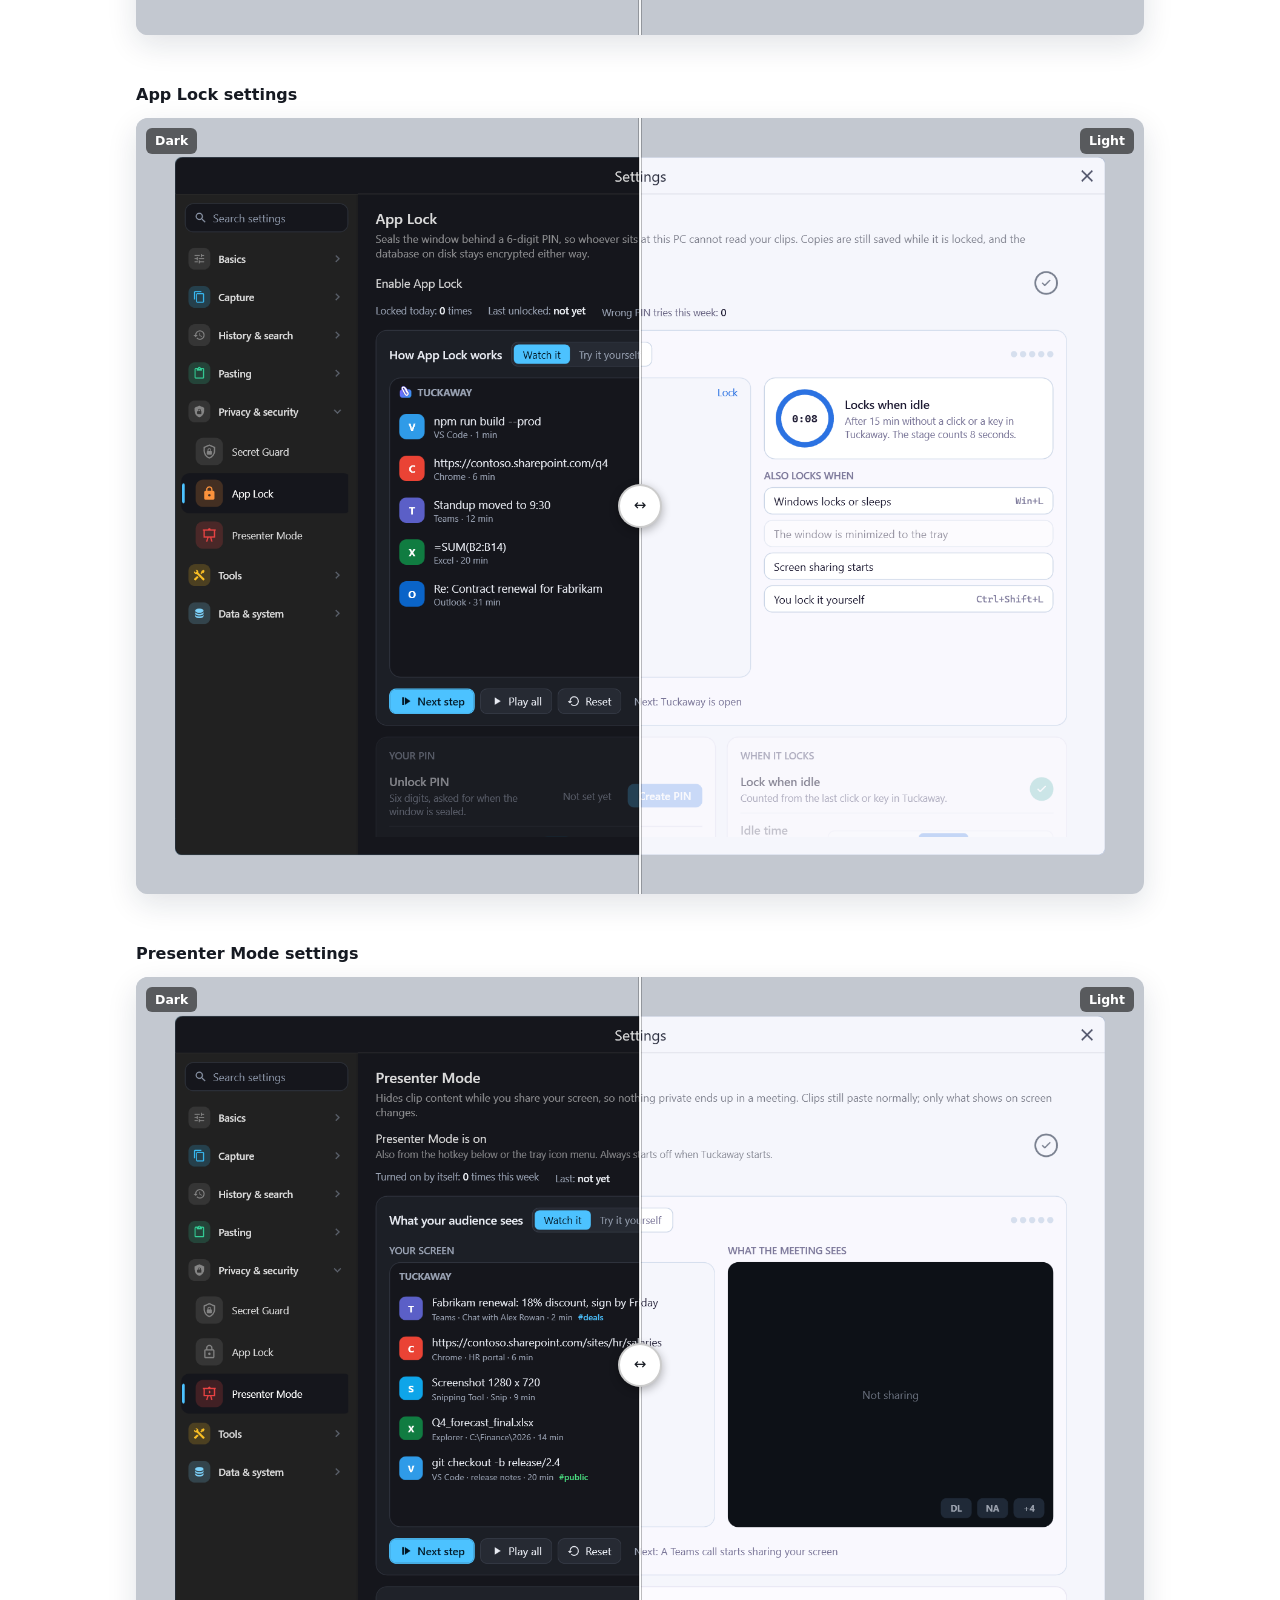
<file: docs/screenshots.html>
<!doctype html>
<html lang="en">
<head>
<meta charset="utf-8">
<meta name="viewport" content="width=device-width, initial-scale=1">
<title>Tuckaway Screenshots</title>
<meta name="description" content="Every screen of Tuckaway in its Dark and Light themes, side by side on a slider.">
<link rel="icon" href="images/icon.svg" type="image/svg+xml">
<link rel="stylesheet" href="style.css">
</head>
<body>
<a class="skip" href="#main">Skip to content</a>
<nav><div class="wrap wide"><a class="brand" href="./"><img src="images/icon.svg" alt=""><b>TUCKAWAY</b></a>
  <div class="links"><a href="./">Home</a><a href="screenshots.html" aria-current="page">Screenshots</a><a href="privacy.html">Privacy</a></div></div></nav>

<main id="main" class="wrap wide">
  <h1>Screenshots</h1>
  <p class="lead">Every screen in Dark and Light. Drag the handle, or focus it and use the arrow keys, to compare the two.</p>
  <ul class="toc" id="toc"></ul>
  <div id="screens"></div>
  <noscript>
    <p class="note">Each picture shows the Dark theme on the left and the Light theme on the right.</p>
    <figure class="compare"><figcaption>History</figcaption><img class="shot" loading="lazy" src="images/screens/history.png" width="1664" height="1280" alt="History, Dark on the left and Light on the right"></figure>
    <figure class="compare"><figcaption>Search results</figcaption><img class="shot" loading="lazy" src="images/screens/search.png" width="1664" height="1280" alt="Search results, Dark on the left and Light on the right"></figure>
    <figure class="compare"><figcaption>The filters</figcaption><img class="shot" loading="lazy" src="images/screens/filters.png" width="1664" height="1280" alt="The filters, Dark on the left and Light on the right"></figure>
    <figure class="compare"><figcaption>The clip menu</figcaption><img class="shot" loading="lazy" src="images/screens/clip-menu.png" width="1664" height="1280" alt="The clip menu, Dark on the left and Light on the right"></figure>
    <figure class="compare"><figcaption>Editing a clip, with its earlier versions</figcaption><img class="shot" loading="lazy" src="images/screens/edit-versions.png" width="1664" height="1280" alt="Editing a clip, with its earlier versions, Dark on the left and Light on the right"></figure>
    <figure class="compare"><figcaption>Search by meaning</figcaption><img class="shot" loading="lazy" src="images/screens/search-by-meaning.png" width="1664" height="1280" alt="Search by meaning, Dark on the left and Light on the right"></figure>
    <figure class="compare"><figcaption>A capture session</figcaption><img class="shot" loading="lazy" src="images/screens/capture-sessions.png" width="1664" height="1280" alt="A capture session, Dark on the left and Light on the right"></figure>
    <figure class="compare"><figcaption>Favorites</figcaption><img class="shot" loading="lazy" src="images/screens/favorites.png" width="1664" height="1280" alt="Favorites, Dark on the left and Light on the right"></figure>
    <figure class="compare"><figcaption>The Library</figcaption><img class="shot" loading="lazy" src="images/screens/library.png" width="1664" height="1280" alt="The Library, Dark on the left and Light on the right"></figure>
    <figure class="compare"><figcaption>Paste queue settings</figcaption><img class="shot" loading="lazy" src="images/screens/settings-paste-queue.png" width="1664" height="1280" alt="Paste queue settings, Dark on the left and Light on the right"></figure>
    <figure class="compare"><figcaption>Quick Slots settings</figcaption><img class="shot" loading="lazy" src="images/screens/settings-quick-slots.png" width="1664" height="1280" alt="Quick Slots settings, Dark on the left and Light on the right"></figure>
    <figure class="compare"><figcaption>Run macro</figcaption><img class="shot" loading="lazy" src="images/screens/run-macro.png" width="1664" height="1280" alt="Run macro, Dark on the left and Light on the right"></figure>
    <figure class="compare"><figcaption>Mini Bar settings</figcaption><img class="shot" loading="lazy" src="images/screens/settings-mini-bar.png" width="1664" height="1280" alt="Mini Bar settings, Dark on the left and Light on the right"></figure>
    <figure class="compare"><figcaption>A password hidden by Secret Guard</figcaption><img class="shot" loading="lazy" src="images/screens/secret-guard.png" width="1664" height="1280" alt="A password hidden by Secret Guard, Dark on the left and Light on the right"></figure>
    <figure class="compare"><figcaption>Secret Guard settings</figcaption><img class="shot" loading="lazy" src="images/screens/settings-secret-guard.png" width="1664" height="1280" alt="Secret Guard settings, Dark on the left and Light on the right"></figure>
    <figure class="compare"><figcaption>The lock screen</figcaption><img class="shot" loading="lazy" src="images/screens/app-lock.png" width="1664" height="1280" alt="The lock screen, Dark on the left and Light on the right"></figure>
    <figure class="compare"><figcaption>App Lock settings</figcaption><img class="shot" loading="lazy" src="images/screens/settings-app-lock.png" width="1664" height="1280" alt="App Lock settings, Dark on the left and Light on the right"></figure>
    <figure class="compare"><figcaption>Presenter Mode settings</figcaption><img class="shot" loading="lazy" src="images/screens/settings-presenter-mode.png" width="1664" height="1280" alt="Presenter Mode settings, Dark on the left and Light on the right"></figure>
    <figure class="compare"><figcaption>The Image Toolkit</figcaption><img class="shot" loading="lazy" src="images/screens/image-toolkit.png" width="1508" height="1118" alt="The Image Toolkit, Dark on the left and Light on the right"></figure>
    <figure class="compare"><figcaption>Sticky notes on the desktop</figcaption><img class="shot" loading="lazy" src="images/screens/sticky-notes.png" width="1374" height="510" alt="Sticky notes on the desktop, Dark on the left and Light on the right"></figure>
    <figure class="compare"><figcaption>Sticky notes settings</figcaption><img class="shot" loading="lazy" src="images/screens/settings-sticky-notes.png" width="1664" height="1280" alt="Sticky notes settings, Dark on the left and Light on the right"></figure>
    <figure class="compare"><figcaption>The screenshot editor</figcaption><img class="shot" loading="lazy" src="images/screens/screenshot-editor.png" width="1898" height="1268" alt="The screenshot editor, Dark on the left and Light on the right"></figure>
    <figure class="compare"><figcaption>Hot Keys settings</figcaption><img class="shot" loading="lazy" src="images/screens/settings-hot-keys.png" width="1664" height="1280" alt="Hot Keys settings, Dark on the left and Light on the right"></figure>
    <figure class="compare"><figcaption>Insights</figcaption><img class="shot" loading="lazy" src="images/screens/settings-insights.png" width="1664" height="1280" alt="Insights, Dark on the left and Light on the right"></figure>
    <figure class="compare"><figcaption>Appearance settings</figcaption><img class="shot" loading="lazy" src="images/screens/settings-appearance.png" width="1664" height="1280" alt="Appearance settings, Dark on the left and Light on the right"></figure>
    <figure class="compare"><figcaption>The setup wizard: Welcome</figcaption><img class="shot" loading="lazy" src="images/screens/wizard-welcome.png" width="1664" height="1280" alt="The setup wizard: Welcome, Dark on the left and Light on the right"></figure>
    <figure class="compare"><figcaption>The setup wizard: Look</figcaption><img class="shot" loading="lazy" src="images/screens/wizard-look.png" width="1664" height="1280" alt="The setup wizard: Look, Dark on the left and Light on the right"></figure>
    <figure class="compare"><figcaption>The setup wizard: Colour</figcaption><img class="shot" loading="lazy" src="images/screens/wizard-colour.png" width="1664" height="1280" alt="The setup wizard: Colour, Dark on the left and Light on the right"></figure>
    <figure class="compare"><figcaption>The setup wizard: Shortcuts</figcaption><img class="shot" loading="lazy" src="images/screens/wizard-shortcuts.png" width="1664" height="1280" alt="The setup wizard: Shortcuts, Dark on the left and Light on the right"></figure>
    <figure class="compare"><figcaption>The setup wizard: Privacy</figcaption><img class="shot" loading="lazy" src="images/screens/wizard-privacy.png" width="1664" height="1280" alt="The setup wizard: Privacy, Dark on the left and Light on the right"></figure>
    <figure class="compare"><figcaption>The setup wizard: Done</figcaption><img class="shot" loading="lazy" src="images/screens/wizard-done.png" width="1664" height="1280" alt="The setup wizard: Done, Dark on the left and Light on the right"></figure>
    <figure class="compare"><figcaption>Explore Tuckaway</figcaption><img class="shot" loading="lazy" src="images/screens/feature-tour.png" width="1628" height="1268" alt="Explore Tuckaway, Dark on the left and Light on the right"></figure>
    <figure class="compare"><figcaption>About Tuckaway</figcaption><img class="shot" loading="lazy" src="images/screens/about.png" width="1016" height="822" alt="About Tuckaway, Dark on the left and Light on the right"></figure>
    <figure class="compare"><figcaption>Settings, General</figcaption><img class="shot" loading="lazy" src="images/screens/settings-general.png" width="1664" height="1280" alt="Settings, General, Dark on the left and Light on the right"></figure>
    <figure class="compare"><figcaption>Settings, History</figcaption><img class="shot" loading="lazy" src="images/screens/settings-history.png" width="1664" height="1280" alt="Settings, History, Dark on the left and Light on the right"></figure>
    <figure class="compare"><figcaption>Settings, Trash</figcaption><img class="shot" loading="lazy" src="images/screens/settings-trash.png" width="1664" height="1280" alt="Settings, Trash, Dark on the left and Light on the right"></figure>
  </noscript>
</main>

<footer><div class="wrap wide">Tuckaway · <a href="privacy.html">Privacy</a> · <a href="screenshots.html">Screenshots</a> · <a href="mailto:tuckaway.support@gmail.com">tuckaway.support@gmail.com</a></div></footer>

<script>
  // Every screen of the README: its file name, its caption and the size of its picture.
  var SCREENS = [
    ["history", "History", 1664, 1280],
    ["search", "Search results", 1664, 1280],
    ["filters", "The filters", 1664, 1280],
    ["clip-menu", "The clip menu", 1664, 1280],
    ["edit-versions", "Editing a clip, with its earlier versions", 1664, 1280],
    ["search-by-meaning", "Search by meaning", 1664, 1280],
    ["capture-sessions", "A capture session", 1664, 1280],
    ["favorites", "Favorites", 1664, 1280],
    ["library", "The Library", 1664, 1280],
    ["settings-paste-queue", "Paste queue settings", 1664, 1280],
    ["settings-quick-slots", "Quick Slots settings", 1664, 1280],
    ["run-macro", "Run macro", 1664, 1280],
    ["settings-mini-bar", "Mini Bar settings", 1664, 1280],
    ["secret-guard", "A password hidden by Secret Guard", 1664, 1280],
    ["settings-secret-guard", "Secret Guard settings", 1664, 1280],
    ["app-lock", "The lock screen", 1664, 1280],
    ["settings-app-lock", "App Lock settings", 1664, 1280],
    ["settings-presenter-mode", "Presenter Mode settings", 1664, 1280],
    ["image-toolkit", "The Image Toolkit", 1508, 1118],
    ["sticky-notes", "Sticky notes on the desktop", 1374, 510],
    ["settings-sticky-notes", "Sticky notes settings", 1664, 1280],
    ["screenshot-editor", "The screenshot editor", 1898, 1268],
    ["settings-hot-keys", "Hot Keys settings", 1664, 1280],
    ["settings-insights", "Insights", 1664, 1280],
    ["settings-appearance", "Appearance settings", 1664, 1280],
    ["wizard-welcome", "The setup wizard: Welcome", 1664, 1280],
    ["wizard-look", "The setup wizard: Look", 1664, 1280],
    ["wizard-colour", "The setup wizard: Colour", 1664, 1280],
    ["wizard-shortcuts", "The setup wizard: Shortcuts", 1664, 1280],
    ["wizard-privacy", "The setup wizard: Privacy", 1664, 1280],
    ["wizard-done", "The setup wizard: Done", 1664, 1280],
    ["feature-tour", "Explore Tuckaway", 1628, 1268],
    ["about", "About Tuckaway", 1016, 822],
    ["settings-general", "Settings, General", 1664, 1280],
    ["settings-history", "Settings, History", 1664, 1280],
    ["settings-trash", "Settings, Trash", 1664, 1280]
  ];

  // Builds one before and after slider per screen from the full Dark and Light pictures (images/screens/full). A screen
  // whose full pictures are not published yet shows its combined picture instead (Dark on the left, Light on the right).
  (function () {
    var list = document.getElementById('screens');
    var toc = document.getElementById('toc');

    // Moves a slider's handle to a position from 0 (all Light) to 100 (all Dark) and tells assistive technology.
    function setPosition(slider, handle, value) {
      value = Math.max(0, Math.min(100, value));
      slider.style.setProperty('--pos', value + '%');
      handle.setAttribute('aria-valuenow', Math.round(value));
      handle.setAttribute('aria-valuetext', 'Dark ' + Math.round(value) + ' percent, Light ' + Math.round(100 - value) + ' percent');
      handle.dataset.value = value;
    }

    // Makes the slider follow a pointer (mouse, pen or touch) and the keyboard.
    function wire(slider, handle) {
      function fromPointer(event) {
        var box = slider.getBoundingClientRect();
        setPosition(slider, handle, (event.clientX - box.left) / box.width * 100);
      }
      slider.addEventListener('pointerdown', function (event) {
        if (event.button !== undefined && event.button !== 0) return;
        slider.setPointerCapture(event.pointerId);
        slider.classList.add('dragging');
        handle.focus({ preventScroll: true });
        fromPointer(event);
      });
      slider.addEventListener('pointermove', function (event) {
        if (slider.hasPointerCapture(event.pointerId)) fromPointer(event);
      });
      function release(event) {
        if (slider.hasPointerCapture(event.pointerId)) slider.releasePointerCapture(event.pointerId);
        slider.classList.remove('dragging');
      }
      slider.addEventListener('pointerup', release);
      slider.addEventListener('pointercancel', release);

      // Arrows move 2%, Page Up and Page Down 10%, Home and End to either side.
      handle.addEventListener('keydown', function (event) {
        var value = parseFloat(handle.dataset.value);
        var steps = { ArrowLeft: -2, ArrowDown: -2, ArrowRight: 2, ArrowUp: 2, PageDown: -10, PageUp: 10 };
        if (event.key in steps) value += steps[event.key];
        else if (event.key === 'Home') value = 0;
        else if (event.key === 'End') value = 100;
        else return;
        event.preventDefault();
        setPosition(slider, handle, value);
      });
    }

    // One screen: a slider when both full pictures load, otherwise the combined picture.
    function addScreen(screen) {
      var name = screen[0], caption = screen[1], width = screen[2], height = screen[3];
      var figure = document.createElement('figure');
      figure.className = 'compare';
      figure.id = name;
      var title = document.createElement('figcaption');
      title.textContent = caption;
      figure.appendChild(title);
      list.appendChild(figure);

      var item = document.createElement('li');
      var link = document.createElement('a');
      link.href = '#' + name;
      link.textContent = caption;
      item.appendChild(link);
      toc.appendChild(item);

      function combined() {
        var picture = new Image(width, height);
        picture.className = 'shot';
        picture.loading = 'lazy';
        picture.src = 'images/screens/' + name + '.png';
        picture.alt = caption + ', Dark on the left and Light on the right';
        holder.replaceWith(picture);
      }

      // A box of the picture's proportions holds the place until the pictures arrive, so the page does not jump.
      var holder = document.createElement('div');
      holder.className = 'holder';
      holder.style.aspectRatio = width + ' / ' + height;
      figure.appendChild(holder);

      var dark = new Image(), light = new Image(), loaded = 0, failed = false;
      function ready() {
        if (failed || ++loaded < 2) return;
        var slider = document.createElement('div');
        slider.className = 'slider';
        light.alt = caption + ' in the Light theme';
        dark.alt = caption + ' in the Dark theme';
        dark.className = 'dark';
        slider.appendChild(light);
        slider.appendChild(dark);
        slider.insertAdjacentHTML('beforeend', '<span class="label left">Dark</span><span class="label right">Light</span><span class="bar"></span>');
        var handle = document.createElement('span');
        handle.className = 'handle';
        handle.tabIndex = 0;
        handle.setAttribute('role', 'slider');
        handle.setAttribute('aria-label', caption + ': compare Dark and Light');
        handle.setAttribute('aria-valuemin', '0');
        handle.setAttribute('aria-valuemax', '100');
        handle.innerHTML = '<span aria-hidden="true">&#x2194;</span>';
        slider.appendChild(handle);
        holder.replaceWith(slider);
        setPosition(slider, handle, 50);
        wire(slider, handle);
      }
      function missing() {
        if (failed) return;
        failed = true;
        combined();
      }
      [dark, light].forEach(function (picture) {
        picture.width = width;
        picture.height = height;
        picture.onload = ready;
        picture.onerror = missing;
      });
      // The pictures load only when the screen comes near the view: 36 screens in two themes are many megabytes.
      function load() {
        dark.src = 'images/screens/full/' + name + '-dark.png';
        light.src = 'images/screens/full/' + name + '-light.png';
      }
      if ('IntersectionObserver' in window) {
        var watch = new IntersectionObserver(function (entries) {
          if (entries[0].isIntersecting) {
            watch.disconnect();
            load();
          }
        }, { rootMargin: '800px 0px' });
        watch.observe(holder);
      } else {
        load();
      }
    }

    SCREENS.forEach(addScreen);

    // A link straight to one screen (screenshots.html#capture-sessions) names a figure this script has only just built,
    // so the browser found nothing to scroll to when the page opened; the placeholders already hold each picture's height,
    // so scrolling now lands on the right screen.
    if (location.hash.length > 1) {
      var target = document.getElementById(decodeURIComponent(location.hash.slice(1)));
      if (target) target.scrollIntoView();
    }
  })();
</script>
</body>
</html>
</file>
<file: docs/style.css>
/* Tuckaway's website: one shared style for every page, from the privacy policy draft. Light by default, Dark when the
   reader's system is dark. No web fonts, no external files: Segoe UI on Windows, the system font elsewhere. */

/* Colours for Light, then Dark when the reader's system is dark. */
:root {
  --bg: #FFFFFF; --soft: #F5F7FA; --ink: #161A22; --muted: #5D6575; --line: #E3E6EC;
  --accent: #1F6FA8; --accent-ink: #FFFFFF; --button: #2563C9; --button-hover: #1E54AD; --button-press: #194690;
  --todo: #FFF1B8; --todo-ink: #5A4500; --good: #0D7A70; --shadow: 0 10px 30px rgba(20, 30, 60, .12);
}
@media (prefers-color-scheme: dark) {
  :root {
    --bg: #121317; --soft: #191B21; --ink: #E9EAEE; --muted: #9AA0AD; --line: #2A2C33;
    --accent: #4FB8F0; --accent-ink: #FFFFFF; --button: #2F6FDB; --button-hover: #3D7DE8; --button-press: #2A62C2;
    --todo: #4A3D0E; --todo-ink: #FFE38A; --good: #2DD4BF; --shadow: 0 10px 30px rgba(0, 0, 0, .45);
  }
}

* { box-sizing: border-box; }
html { color-scheme: light dark; }
body { margin: 0; background: var(--bg); color: var(--ink); font: 16px/1.7 'Segoe UI', system-ui, -apple-system, sans-serif; }
img { max-width: 100%; height: auto; }

/* Links: a thicker underline on hover, a fade while pressed, and a clear outline for the keyboard. */
a { color: var(--accent); }
a:hover { text-decoration-thickness: 2px; }
a:active { opacity: .7; }
:focus-visible { outline: 2px solid var(--accent); outline-offset: 3px; border-radius: 4px; }
.wrap { max-width: 760px; margin: 0 auto; padding: 0 16px; }
.wide { max-width: 1040px; }

/* Skip link for keyboard users, shown only when focused. */
.skip { position: absolute; left: -999px; top: 8px; background: var(--bg); padding: 6px 10px; z-index: 10; }
.skip:focus { left: 8px; }

/* Top bar with the app's icon and name, and the page links. */
nav { border-bottom: 1px solid var(--line); }
nav .wrap { display: flex; align-items: center; gap: 12px; height: 60px; }
nav .brand { display: flex; align-items: center; gap: 10px; color: var(--ink); text-decoration: none; }
nav .brand img { width: 30px; height: 30px; }
nav .brand b { letter-spacing: .18em; font-size: 15px; }
nav .links { margin-left: auto; display: flex; gap: 18px; font-size: 14px; }
nav .links a { color: var(--muted); text-decoration: none; }
nav .links a:hover { color: var(--ink); }
nav .links a[aria-current="page"] { color: var(--ink); font-weight: 600; }

/* Headings and text. */
h1 { font-size: 34px; line-height: 1.2; margin: 40px 0 6px; }
h2 { font-size: 21px; margin: 40px 0 6px; padding-top: 8px; }
.lead { font-size: 19px; color: var(--muted); margin: 8px 0 0; }
.date { color: var(--muted); font-size: 14px; }
ul { padding-left: 22px; }
li { margin: 4px 0; }
code { font-size: 13.5px; background: var(--soft); border: 1px solid var(--line); border-radius: 4px; padding: 0 4px; overflow-wrap: anywhere; }
.todo { background: var(--todo); color: var(--todo-ink); border-radius: 4px; padding: 0 4px; }

/* The short summary cards (privacy) and the feature grid (home). */
.summary, .features { margin: 28px 0 8px; display: grid; grid-template-columns: repeat(auto-fit, minmax(210px, 1fr)); gap: 12px; }
.summary div, .features div { background: var(--soft); border: 1px solid var(--line); border-radius: 12px; padding: 14px 16px; font-size: 14.5px; line-height: 1.5; }
.summary b, .features b { display: block; font-size: 15.5px; margin-bottom: 2px; }
.summary .ok { color: var(--good); font-weight: 800; margin-right: 4px; }

/* Tables (privacy). */
.table { overflow-x: auto; }
table { width: 100%; border-collapse: collapse; font-size: 14.5px; margin: 10px 0; }
th, td { text-align: left; padding: 9px 10px; border-bottom: 1px solid var(--line); vertical-align: top; }
th { color: var(--muted); font-weight: 600; font-size: 13px; text-transform: uppercase; letter-spacing: .04em; }

/* Buttons: the Store button and a quieter second one, each with a hover and a press. */
.actions { display: flex; flex-wrap: wrap; gap: 12px; align-items: center; margin: 26px 0 8px; }
.button { display: inline-flex; align-items: center; gap: 10px; padding: 12px 20px; border-radius: 10px; background: var(--button);
  color: var(--accent-ink); font-weight: 600; text-decoration: none; transition: background .12s, transform .08s; }
.button:hover { background: var(--button-hover); text-decoration: none; }
.button:active { background: var(--button-press); transform: scale(.97); opacity: 1; }
.button.quiet { background: transparent; color: var(--ink); border: 1px solid var(--line); }
.button.quiet:hover { background: var(--soft); }
.button.quiet:active { background: var(--line); }
/* A button that cannot be used yet (the Store link before the app is listed): muted, with no hover or press. */
.button.disabled { background: var(--soft); color: var(--muted); border: 1px dashed var(--line); cursor: default; }
.button.disabled:hover, .button.disabled:active { background: var(--soft); transform: none; }

/* The hero picture and every screenshot: rounded, with a soft shadow. */
.hero { margin: 34px 0 6px; }
.shot { display: block; border-radius: 12px; box-shadow: var(--shadow); }
.note { color: var(--muted); font-size: 14px; }

/* Before and after slider (screenshots): the Light picture underneath, the Dark one clipped to the left of the handle. */
.compare { margin: 30px 0 46px; }
.compare figcaption { font-weight: 600; margin: 0 0 10px; }
.slider { position: relative; overflow: hidden; border-radius: 12px; box-shadow: var(--shadow); touch-action: pan-y; cursor: ew-resize;
  user-select: none; -webkit-user-select: none; --pos: 50%; }
.slider img { display: block; width: 100%; pointer-events: none; }
.slider .dark { position: absolute; inset: 0; clip-path: inset(0 calc(100% - var(--pos)) 0 0); }
.slider .bar { position: absolute; top: 0; bottom: 0; left: var(--pos); width: 2px; margin-left: -1px; background: rgba(255, 255, 255, .85);
  box-shadow: 0 0 0 1px rgba(0, 0, 0, .25); }
.slider .handle { position: absolute; top: 50%; left: var(--pos); width: 44px; height: 44px; margin: -22px 0 0 -22px; border-radius: 50%;
  background: #FFFFFF; color: #161A22; border: 2px solid rgba(0, 0, 0, .2); display: grid; place-items: center; font-size: 15px;
  box-shadow: 0 3px 10px rgba(0, 0, 0, .3); transition: transform .08s; }
.slider .handle:hover { transform: scale(1.08); }
.slider.dragging .handle { transform: scale(.94); }
.slider .handle:focus-visible { outline: 3px solid var(--accent); outline-offset: 2px; }
.slider .label { position: absolute; top: 10px; padding: 2px 9px; border-radius: 6px; font-size: 12.5px; font-weight: 600;
  background: rgba(0, 0, 0, .55); color: #FFFFFF; pointer-events: none; }
.slider .label.left { left: 10px; }
.slider .label.right { right: 10px; }
.toc { columns: 2 220px; font-size: 14.5px; }
.holder { width: 100%; border-radius: 12px; background: var(--soft); border: 1px solid var(--line); }

footer { border-top: 1px solid var(--line); margin-top: 56px; padding: 22px 0 40px; color: var(--muted); font-size: 14px; }
footer a { color: var(--muted); }
@media (max-width: 520px) { h1 { font-size: 28px; } nav .links { gap: 12px; } nav .brand b { display: none; } }
@media (prefers-reduced-motion: reduce) { * { transition: none !important; } }
</file>
